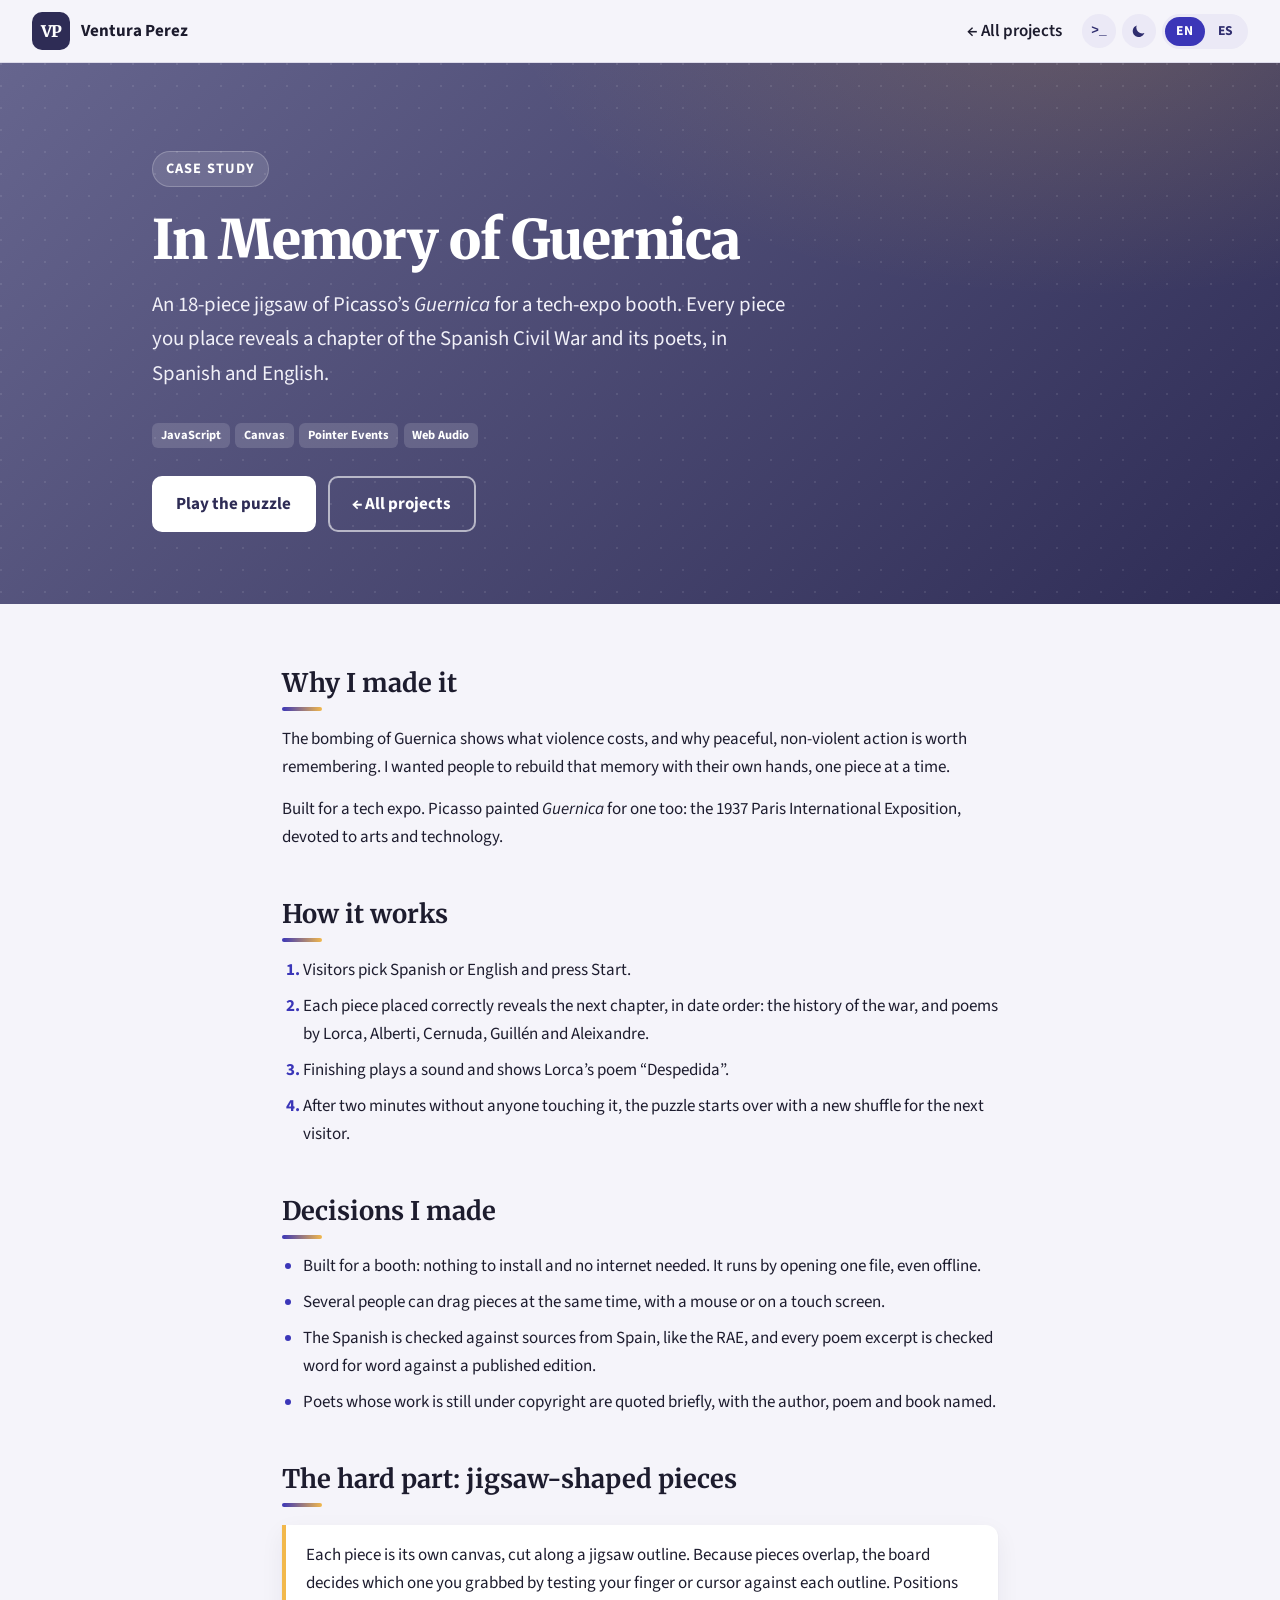
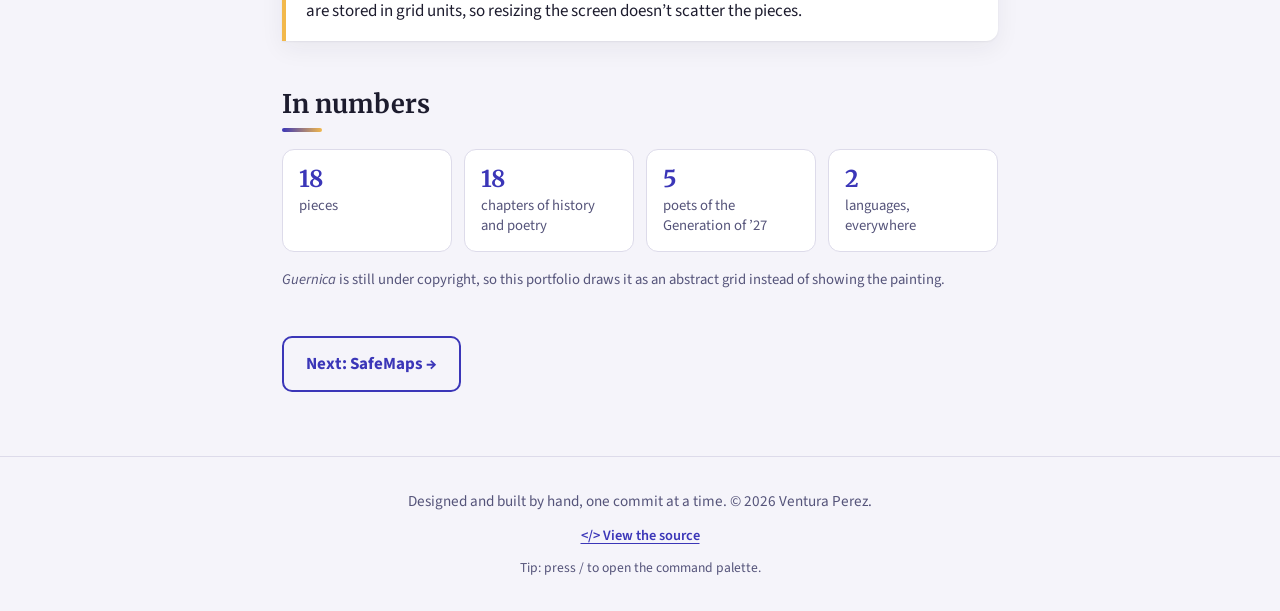
<file: work/guernica.html>
<!DOCTYPE html>
<html lang="en">
<head>
  <meta charset="UTF-8" />
  <meta name="viewport" content="width=device-width, initial-scale=1.0" />
  <title>In Memory of Guernica — Case study — Ventura Perez</title>
  <meta name="description" content="Case study: a bilingual 18-piece jigsaw of Picasso’s Guernica for a tech-expo booth, where every piece unlocks a chapter of the Spanish Civil War." />
  <meta name="theme-color" content="#2e2c55" />

  <link rel="icon" href="../favicon.ico" sizes="any" />
  <link rel="icon" type="image/png" sizes="32x32" href="../favicon-32x32.png" />
  <link rel="icon" type="image/png" sizes="16x16" href="../favicon-16x16.png" />
  <link rel="apple-touch-icon" sizes="180x180" href="../apple-touch-icon.png" />
  <link rel="manifest" href="../site.webmanifest" />

  <link rel="preconnect" href="https://fonts.googleapis.com" />
  <link rel="preconnect" href="https://fonts.gstatic.com" crossorigin />
  <link rel="stylesheet" href="https://fonts.googleapis.com/css2?family=Merriweather:ital,wght@0,700;0,900;1,700&family=Source+Sans+3:ital,wght@0,400;0,600;0,700;1,400&display=swap" />

  <link rel="stylesheet" href="../styles.css" />
  <script>
    // The theme the visitor picked with the moon/sun button, before the first paint
    try {
      var savedTheme = localStorage.getItem('portfolio-theme');
      if (savedTheme === 'dark' || savedTheme === 'light') document.documentElement.dataset.theme = savedTheme;
    } catch (e) { /* storage blocked: follow the system setting */ }
  </script>
  <script src="../script.js" defer></script>
  <script src="strings.js" defer></script>
  <script src="../build.js" defer></script>
  <script src="../features.js" defer></script>
</head>

<body>
  <!-- Generated by tools/build-case-studies.js: edit the text there, in both languages, and run it again. -->
  <a class="skip-link" href="#main" data-i18n="skip">Skip to content</a>

  <nav class="navbar" aria-label="Main">
    <a href="../" class="nav-logo">
      <span class="monogram" aria-hidden="true">VP</span>
      <span class="nav-name">Ventura Perez</span>
    </a>
    <div class="nav-right">
      <div class="nav-links">
        <a class="back-link" href="../#projects" data-i18n="cs.back">← All projects</a>
      </div>
      <div class="nav-tools">
        <button type="button" class="icon-btn palette-btn" data-snippet="palette" data-i18n-label="nav.palette" aria-label="Open the command palette"><span aria-hidden="true">&gt;_</span></button>
        <button type="button" class="icon-btn theme-toggle" data-snippet="theme" data-i18n-label="nav.theme" aria-label="Dark theme" aria-pressed="false">
          <svg class="moon" viewBox="0 0 24 24" aria-hidden="true"><path fill="currentColor" d="M20.6 14.4A8.6 8.6 0 0 1 9.6 3.4a8.6 8.6 0 1 0 11 11z"/></svg>
          <svg class="sun" viewBox="0 0 24 24" aria-hidden="true"><circle cx="12" cy="12" r="4.4" fill="currentColor"/><path stroke="currentColor" stroke-width="2" stroke-linecap="round" d="M12 2.5v2.2M12 19.3v2.2M2.5 12h2.2M19.3 12h2.2M5.3 5.3l1.6 1.6M17.1 17.1l1.6 1.6M5.3 18.7l1.6-1.6M17.1 6.9l1.6-1.6"/></svg>
        </button>
        <div class="lang-toggle" role="group" aria-label="Language / Idioma">
          <button type="button" data-lang="en" data-snippet="lang" aria-pressed="true">EN</button>
          <button type="button" data-lang="es" data-snippet="lang" aria-pressed="false">ES</button>
        </div>
      </div>
    </div>
  </nav>

  <header class="hero case-hero">
    <span class="hero-glow" aria-hidden="true"></span>
    <div class="hero-inner">
      <p class="eyebrow" data-i18n="cs.eyebrow">Case study</p>
      <h1 data-i18n="guernica.title">In Memory of Guernica</h1>
      <p class="lead" data-i18n-html="gu.lead.html">An 18-piece jigsaw of Picasso’s <i>Guernica</i> for a tech-expo booth. Every piece you place reveals a chapter of the Spanish Civil War and its poets, in Spanish and English.</p>
      <ul class="tags">
        <li>JavaScript</li><li>Canvas</li><li>Pointer Events</li><li>Web Audio</li>
      </ul>
      <div class="hero-actions">
        <a href="https://ventupecas.github.io/Guernica/" target="_blank" rel="noopener noreferrer" class="button" data-snippet="guernica" data-i18n="link.puzzle">Play the puzzle</a>
        <a href="../#projects" class="button button-ghost" data-i18n="cs.back">← All projects</a>
      </div>
    </div>
  </header>

  <main id="main">
    <article class="case">
      <section>
        <h2 data-i18n="cs.why">Why I made it</h2>
        <p data-i18n="gu.why">The bombing of Guernica shows what violence costs, and why peaceful, non-violent action is worth remembering. I wanted people to rebuild that memory with their own hands, one piece at a time.</p>
        <p data-i18n-html="guernica.note">Built for a tech expo. Picasso painted <i>Guernica</i> for one too: the 1937 Paris International Exposition, devoted to arts and technology.</p>
      </section>

      <section>
        <h2 data-i18n="cs.how">How it works</h2>
        <ol>
          <li data-i18n="gu.how1">Visitors pick Spanish or English and press Start.</li>
          <li data-i18n="gu.how2">Each piece placed correctly reveals the next chapter, in date order: the history of the war, and poems by Lorca, Alberti, Cernuda, Guillén and Aleixandre.</li>
          <li data-i18n="gu.how3">Finishing plays a sound and shows Lorca’s poem “Despedida”.</li>
          <li data-i18n="gu.how4">After two minutes without anyone touching it, the puzzle starts over with a new shuffle for the next visitor.</li>
        </ol>
      </section>

      <section>
        <h2 data-i18n="cs.decisions">Decisions I made</h2>
        <ul>
          <li data-i18n="gu.dec1">Built for a booth: nothing to install and no internet needed. It runs by opening one file, even offline.</li>
          <li data-i18n="gu.dec2">Several people can drag pieces at the same time, with a mouse or on a touch screen.</li>
          <li data-i18n="gu.dec3">The Spanish is checked against sources from Spain, like the RAE, and every poem excerpt is checked word for word against a published edition.</li>
          <li data-i18n="gu.dec4">Poets whose work is still under copyright are quoted briefly, with the author, poem and book named.</li>
        </ul>
      </section>

      <section>
        <h2 data-i18n="gu.hard">The hard part: jigsaw-shaped pieces</h2>
        <p class="case-callout" data-i18n="gu.hard1">Each piece is its own canvas, cut along a jigsaw outline. Because pieces overlap, the board decides which one you grabbed by testing your finger or cursor against each outline. Positions are stored in grid units, so resizing the screen doesn’t scatter the pieces.</p>
      </section>

      <section>
        <h2 data-i18n="cs.numbers">In numbers</h2>
        <ul class="case-results">
          <li><b>18</b><span data-i18n="gu.r1">pieces</span></li>
          <li><b>18</b><span data-i18n="gu.r2">chapters of history and poetry</span></li>
          <li><b>5</b><span data-i18n="gu.r3">poets of the Generation of ’27</span></li>
          <li><b>2</b><span data-i18n="gu.r4">languages, everywhere</span></li>
        </ul>
        <p class="case-note" data-i18n-html="gu.note.html"><i>Guernica</i> is still under copyright, so this portfolio draws it as an abstract grid instead of showing the painting.</p>
      </section>

      <div class="case-next">
        <a class="button button-outline" href="safemaps.html"><span data-i18n="cs.next">Next:</span> SafeMaps →</a>
      </div>
    </article>
  </main>

  <footer class="footer">
    <p><span data-i18n="footer.text">Designed and built by hand, one commit at a time.</span> &copy; 2026 Ventura Perez.</p>
    <p class="footer-tools">
      <button type="button" class="rebuild view-source-btn" data-snippet="source" data-i18n="footer.source" aria-pressed="false" hidden>&lt;/&gt; View the source</button>
    </p>
    <p class="footer-hint" data-i18n="footer.hint" hidden>Tip: press / to open the command palette.</p>
  </footer>
</body>
</html>
</file>
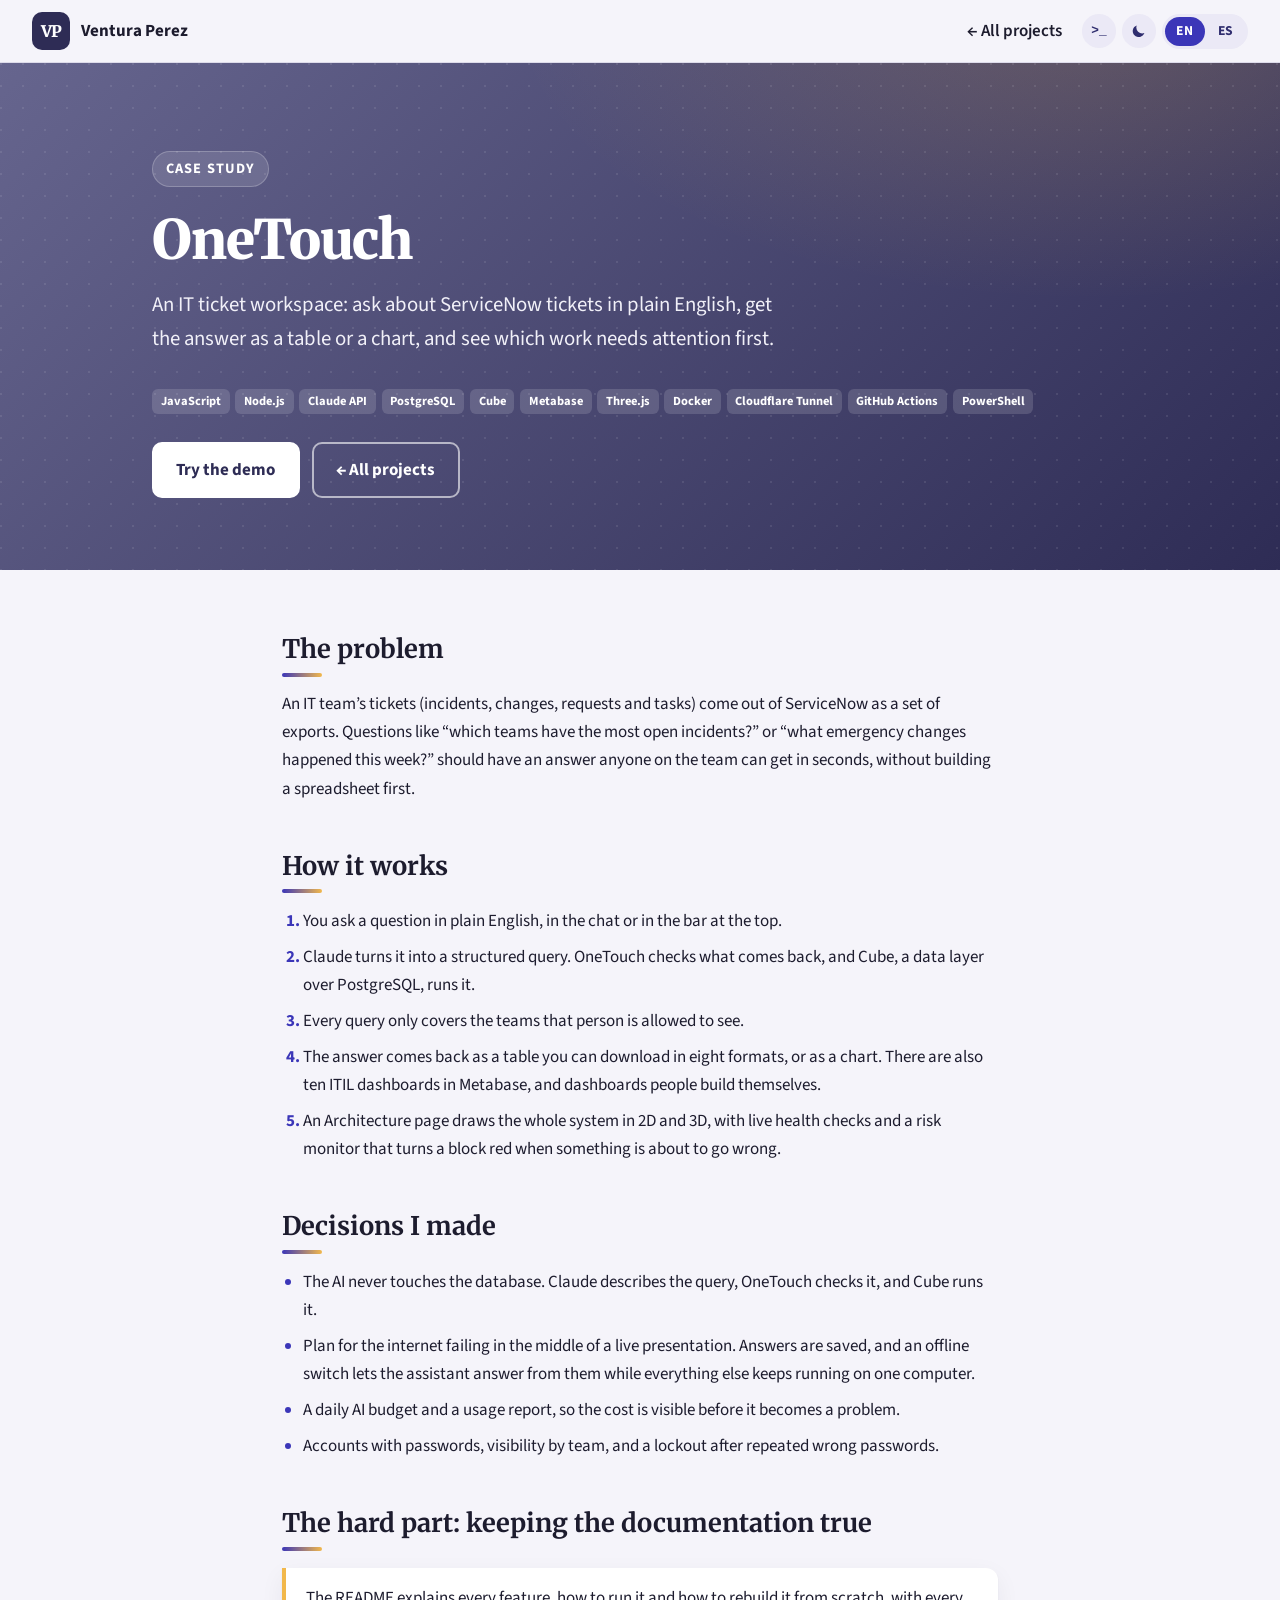
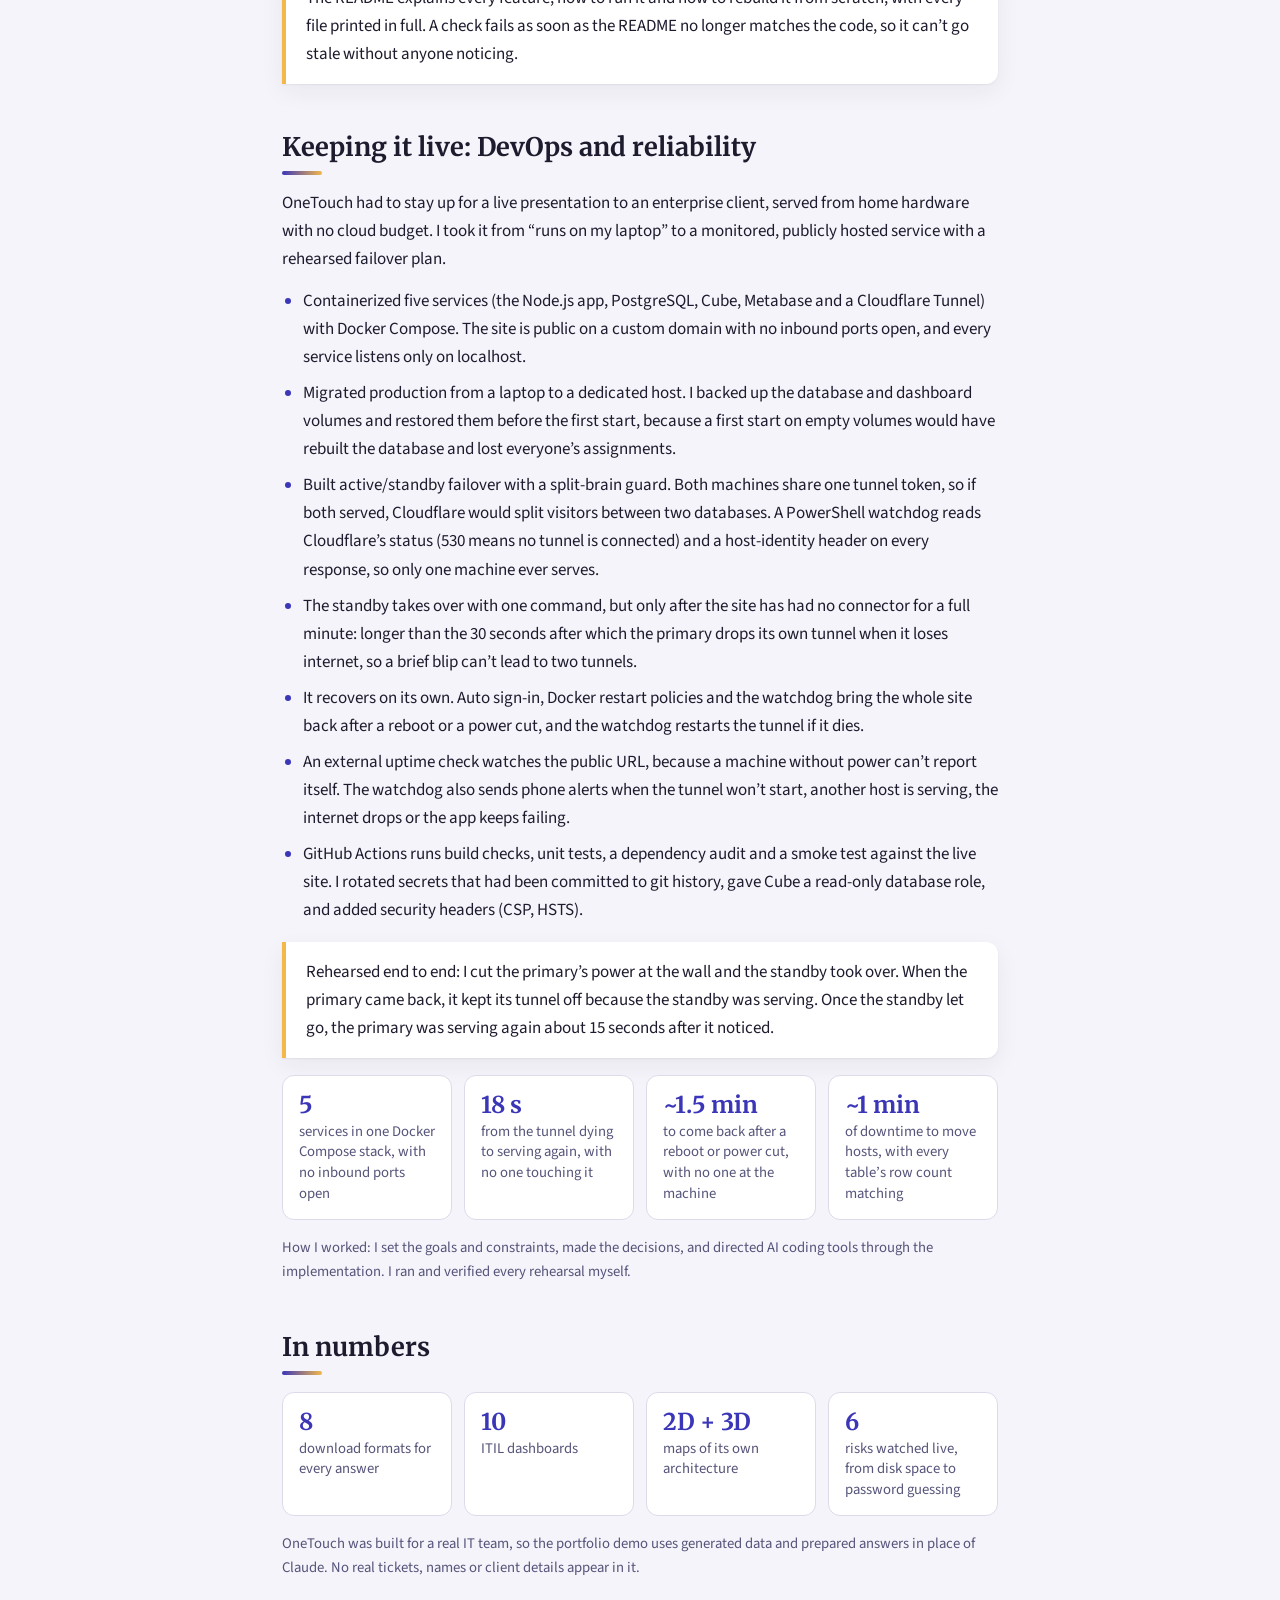
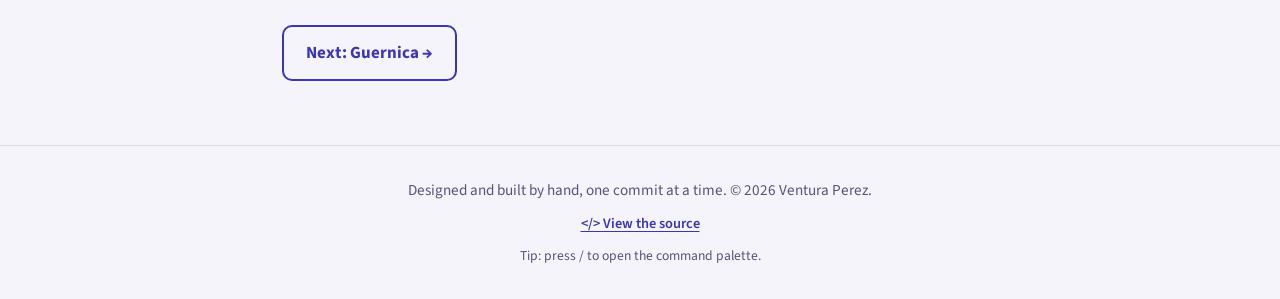
<file: work/onetouch.html>
<!DOCTYPE html>
<html lang="en">
<head>
  <meta charset="UTF-8" />
  <meta name="viewport" content="width=device-width, initial-scale=1.0" />
  <title>OneTouch — Case study — Ventura Perez</title>
  <meta name="description" content="Case study: OneTouch, an IT ticket workspace where you ask questions in plain English, build dashboards and see which work needs attention first, and how I kept it live with Docker, a guarded failover and monitoring." />
  <meta name="theme-color" content="#2e2c55" />

  <link rel="icon" href="../favicon.ico" sizes="any" />
  <link rel="icon" type="image/png" sizes="32x32" href="../favicon-32x32.png" />
  <link rel="icon" type="image/png" sizes="16x16" href="../favicon-16x16.png" />
  <link rel="apple-touch-icon" sizes="180x180" href="../apple-touch-icon.png" />
  <link rel="manifest" href="../site.webmanifest" />

  <link rel="preconnect" href="https://fonts.googleapis.com" />
  <link rel="preconnect" href="https://fonts.gstatic.com" crossorigin />
  <link rel="stylesheet" href="https://fonts.googleapis.com/css2?family=Merriweather:ital,wght@0,700;0,900;1,700&family=Source+Sans+3:ital,wght@0,400;0,600;0,700;1,400&display=swap" />

  <link rel="stylesheet" href="../styles.css" />
  <script>
    // The theme the visitor picked with the moon/sun button, before the first paint
    try {
      var savedTheme = localStorage.getItem('portfolio-theme');
      if (savedTheme === 'dark' || savedTheme === 'light') document.documentElement.dataset.theme = savedTheme;
    } catch (e) { /* storage blocked: follow the system setting */ }
  </script>
  <script src="../script.js" defer></script>
  <script src="strings.js" defer></script>
  <script src="../build.js" defer></script>
  <script src="../features.js" defer></script>
</head>

<body>
  <!-- Generated by tools/build-case-studies.js: edit the text there, in both languages, and run it again. -->
  <a class="skip-link" href="#main" data-i18n="skip">Skip to content</a>

  <nav class="navbar" aria-label="Main">
    <a href="../" class="nav-logo">
      <span class="monogram" aria-hidden="true">VP</span>
      <span class="nav-name">Ventura Perez</span>
    </a>
    <div class="nav-right">
      <div class="nav-links">
        <a class="back-link" href="../#projects" data-i18n="cs.back">← All projects</a>
      </div>
      <div class="nav-tools">
        <button type="button" class="icon-btn palette-btn" data-snippet="palette" data-i18n-label="nav.palette" aria-label="Open the command palette"><span aria-hidden="true">&gt;_</span></button>
        <button type="button" class="icon-btn theme-toggle" data-snippet="theme" data-i18n-label="nav.theme" aria-label="Dark theme" aria-pressed="false">
          <svg class="moon" viewBox="0 0 24 24" aria-hidden="true"><path fill="currentColor" d="M20.6 14.4A8.6 8.6 0 0 1 9.6 3.4a8.6 8.6 0 1 0 11 11z"/></svg>
          <svg class="sun" viewBox="0 0 24 24" aria-hidden="true"><circle cx="12" cy="12" r="4.4" fill="currentColor"/><path stroke="currentColor" stroke-width="2" stroke-linecap="round" d="M12 2.5v2.2M12 19.3v2.2M2.5 12h2.2M19.3 12h2.2M5.3 5.3l1.6 1.6M17.1 17.1l1.6 1.6M5.3 18.7l1.6-1.6M17.1 6.9l1.6-1.6"/></svg>
        </button>
        <div class="lang-toggle" role="group" aria-label="Language / Idioma">
          <button type="button" data-lang="en" data-snippet="lang" aria-pressed="true">EN</button>
          <button type="button" data-lang="es" data-snippet="lang" aria-pressed="false">ES</button>
        </div>
      </div>
    </div>
  </nav>

  <header class="hero case-hero">
    <span class="hero-glow" aria-hidden="true"></span>
    <div class="hero-inner">
      <p class="eyebrow" data-i18n="cs.eyebrow">Case study</p>
      <h1>OneTouch</h1>
      <p class="lead" data-i18n="ot.lead">An IT ticket workspace: ask about ServiceNow tickets in plain English, get the answer as a table or a chart, and see which work needs attention first.</p>
      <ul class="tags">
        <li>JavaScript</li><li>Node.js</li><li>Claude API</li><li>PostgreSQL</li><li>Cube</li><li>Metabase</li><li>Three.js</li><li>Docker</li><li>Cloudflare Tunnel</li><li>GitHub Actions</li><li>PowerShell</li>
      </ul>
      <div class="hero-actions">
        <a href="../onetouch/" target="_blank" rel="noopener noreferrer" class="button" data-snippet="onetouch" data-i18n="link.demo">Try the demo</a>
        <a href="../#projects" class="button button-ghost" data-i18n="cs.back">← All projects</a>
      </div>
    </div>
  </header>

  <main id="main">
    <article class="case">
      <section>
        <h2 data-i18n="cs.problem">The problem</h2>
        <p data-i18n="ot.problem">An IT team’s tickets (incidents, changes, requests and tasks) come out of ServiceNow as a set of exports. Questions like “which teams have the most open incidents?” or “what emergency changes happened this week?” should have an answer anyone on the team can get in seconds, without building a spreadsheet first.</p>
      </section>

      <section>
        <h2 data-i18n="cs.how">How it works</h2>
        <ol>
          <li data-i18n="ot.how1">You ask a question in plain English, in the chat or in the bar at the top.</li>
          <li data-i18n="ot.how2">Claude turns it into a structured query. OneTouch checks what comes back, and Cube, a data layer over PostgreSQL, runs it.</li>
          <li data-i18n="ot.how3">Every query only covers the teams that person is allowed to see.</li>
          <li data-i18n="ot.how4">The answer comes back as a table you can download in eight formats, or as a chart. There are also ten ITIL dashboards in Metabase, and dashboards people build themselves.</li>
          <li data-i18n="ot.how5">An Architecture page draws the whole system in 2D and 3D, with live health checks and a risk monitor that turns a block red when something is about to go wrong.</li>
        </ol>
      </section>

      <section>
        <h2 data-i18n="cs.decisions">Decisions I made</h2>
        <ul>
          <li data-i18n="ot.dec1">The AI never touches the database. Claude describes the query, OneTouch checks it, and Cube runs it.</li>
          <li data-i18n="ot.dec2">Plan for the internet failing in the middle of a live presentation. Answers are saved, and an offline switch lets the assistant answer from them while everything else keeps running on one computer.</li>
          <li data-i18n="ot.dec3">A daily AI budget and a usage report, so the cost is visible before it becomes a problem.</li>
          <li data-i18n="ot.dec4">Accounts with passwords, visibility by team, and a lockout after repeated wrong passwords.</li>
        </ul>
      </section>

      <section>
        <h2 data-i18n="ot.hard">The hard part: keeping the documentation true</h2>
        <p class="case-callout" data-i18n="ot.hard1">The README explains every feature, how to run it and how to rebuild it from scratch, with every file printed in full. A check fails as soon as the README no longer matches the code, so it can’t go stale without anyone noticing.</p>
      </section>

      <section id="ops">
        <h2 data-i18n="ot.ops">Keeping it live: DevOps and reliability</h2>
        <p data-i18n="ot.ops.intro">OneTouch had to stay up for a live presentation to an enterprise client, served from home hardware with no cloud budget. I took it from “runs on my laptop” to a monitored, publicly hosted service with a rehearsed failover plan.</p>
        <ul>
          <li data-i18n="ot.ops1">Containerized five services (the Node.js app, PostgreSQL, Cube, Metabase and a Cloudflare Tunnel) with Docker Compose. The site is public on a custom domain with no inbound ports open, and every service listens only on localhost.</li>
          <li data-i18n="ot.ops2">Migrated production from a laptop to a dedicated host. I backed up the database and dashboard volumes and restored them before the first start, because a first start on empty volumes would have rebuilt the database and lost everyone’s assignments.</li>
          <li data-i18n="ot.ops3">Built active/standby failover with a split-brain guard. Both machines share one tunnel token, so if both served, Cloudflare would split visitors between two databases. A PowerShell watchdog reads Cloudflare’s status (530 means no tunnel is connected) and a host-identity header on every response, so only one machine ever serves.</li>
          <li data-i18n="ot.ops4">The standby takes over with one command, but only after the site has had no connector for a full minute: longer than the 30 seconds after which the primary drops its own tunnel when it loses internet, so a brief blip can’t lead to two tunnels.</li>
          <li data-i18n="ot.ops5">It recovers on its own. Auto sign-in, Docker restart policies and the watchdog bring the whole site back after a reboot or a power cut, and the watchdog restarts the tunnel if it dies.</li>
          <li data-i18n="ot.ops6">An external uptime check watches the public URL, because a machine without power can’t report itself. The watchdog also sends phone alerts when the tunnel won’t start, another host is serving, the internet drops or the app keeps failing.</li>
          <li data-i18n="ot.ops7">GitHub Actions runs build checks, unit tests, a dependency audit and a smoke test against the live site. I rotated secrets that had been committed to git history, gave Cube a read-only database role, and added security headers (CSP, HSTS).</li>
        </ul>
        <p class="case-callout" data-i18n="ot.ops.drill">Rehearsed end to end: I cut the primary’s power at the wall and the standby took over. When the primary came back, it kept its tunnel off because the standby was serving. Once the standby let go, the primary was serving again about 15 seconds after it noticed.</p>
        <ul class="case-results">
          <li><b>5</b><span data-i18n="ot.ops.r1">services in one Docker Compose stack, with no inbound ports open</span></li>
          <li><b>18 s</b><span data-i18n="ot.ops.r2">from the tunnel dying to serving again, with no one touching it</span></li>
          <li><b data-i18n="ot.ops.r3.n">~1.5 min</b><span data-i18n="ot.ops.r3">to come back after a reboot or power cut, with no one at the machine</span></li>
          <li><b>~1 min</b><span data-i18n="ot.ops.r4">of downtime to move hosts, with every table’s row count matching</span></li>
        </ul>
        <p class="case-note" data-i18n="ot.ops.ai">How I worked: I set the goals and constraints, made the decisions, and directed AI coding tools through the implementation. I ran and verified every rehearsal myself.</p>
      </section>

      <section>
        <h2 data-i18n="cs.numbers">In numbers</h2>
        <ul class="case-results">
          <li><b>8</b><span data-i18n="ot.r1">download formats for every answer</span></li>
          <li><b>10</b><span data-i18n="ot.r2">ITIL dashboards</span></li>
          <li><b>2D + 3D</b><span data-i18n="ot.r3">maps of its own architecture</span></li>
          <li><b>6</b><span data-i18n="ot.r4">risks watched live, from disk space to password guessing</span></li>
        </ul>
        <p class="case-note" data-i18n="ot.note1">OneTouch was built for a real IT team, so the portfolio demo uses generated data and prepared answers in place of Claude. No real tickets, names or client details appear in it.</p>
      </section>

      <div class="case-next">
        <a class="button button-outline" href="guernica.html"><span data-i18n="cs.next">Next:</span> Guernica →</a>
      </div>
    </article>
  </main>

  <footer class="footer">
    <p><span data-i18n="footer.text">Designed and built by hand, one commit at a time.</span> &copy; 2026 Ventura Perez.</p>
    <p class="footer-tools">
      <button type="button" class="rebuild view-source-btn" data-snippet="source" data-i18n="footer.source" aria-pressed="false" hidden>&lt;/&gt; View the source</button>
    </p>
    <p class="footer-hint" data-i18n="footer.hint" hidden>Tip: press / to open the command palette.</p>
  </footer>
</body>
</html>
</file>
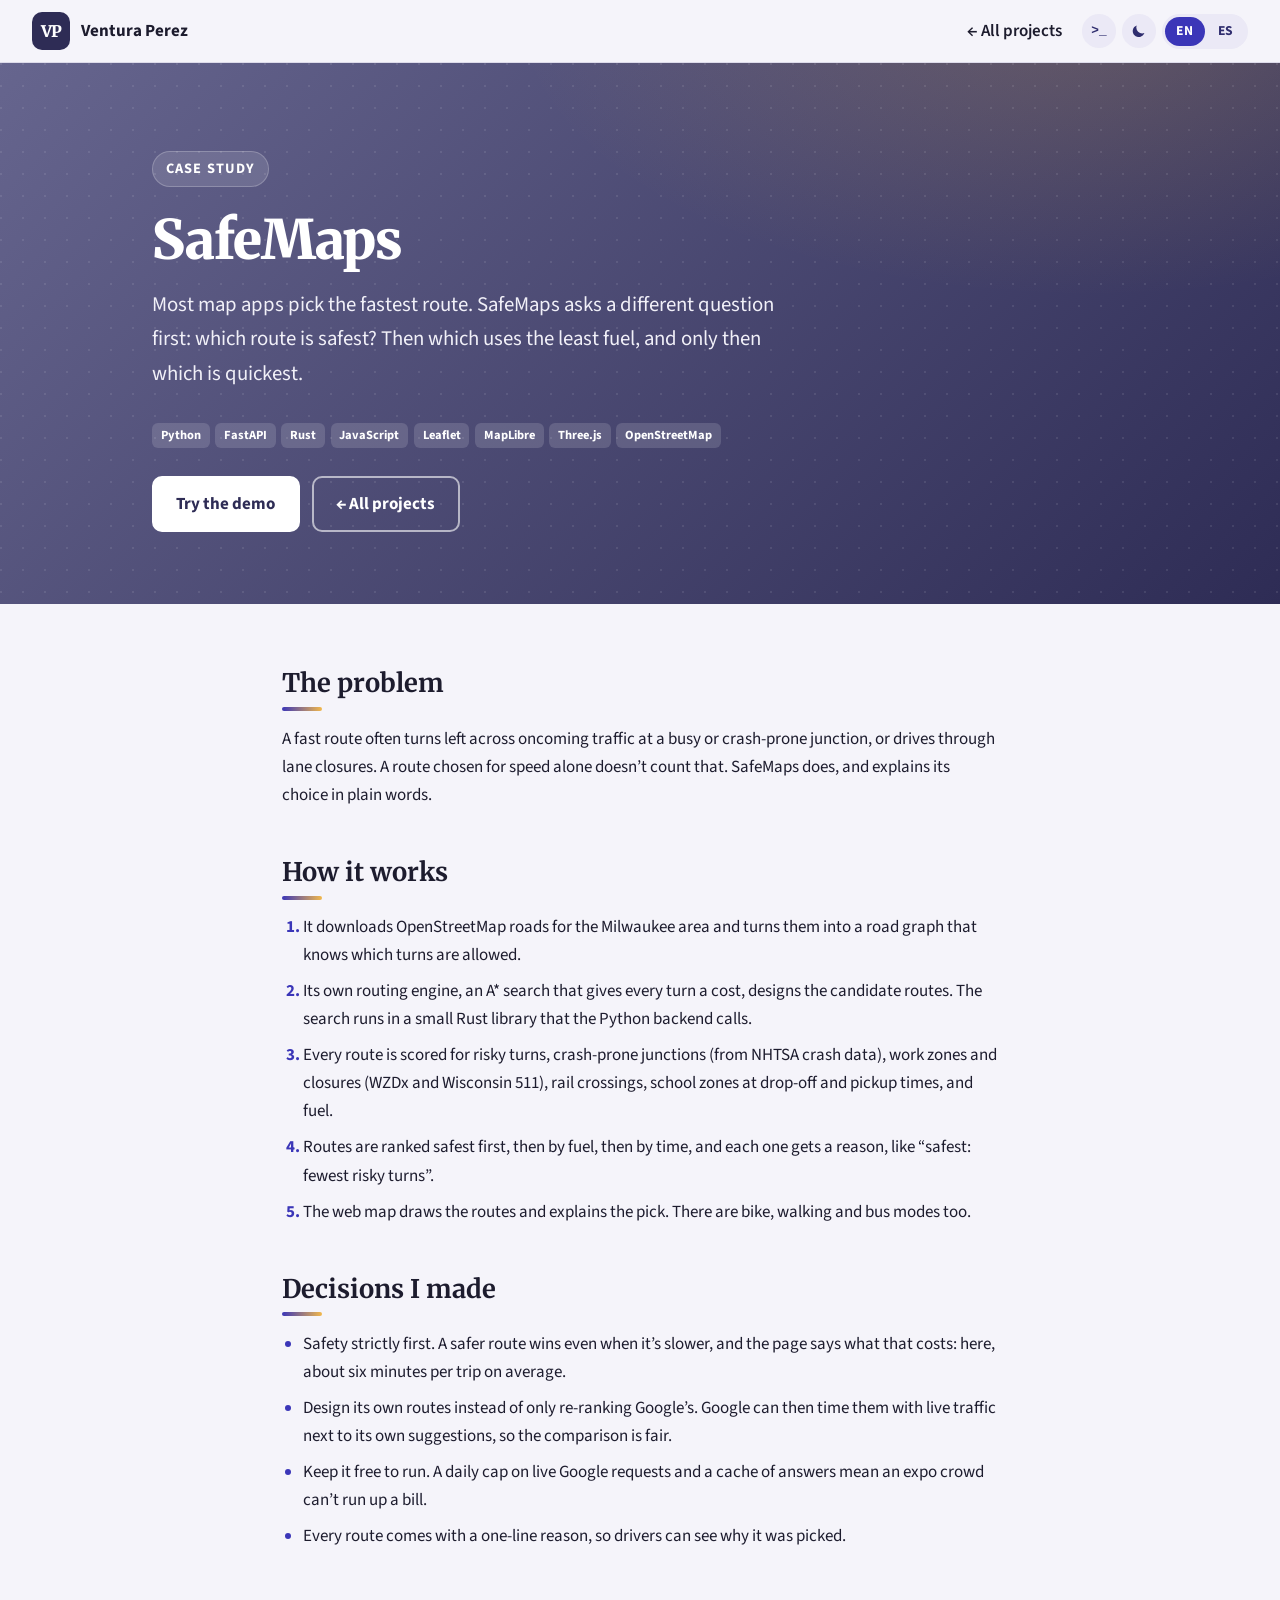
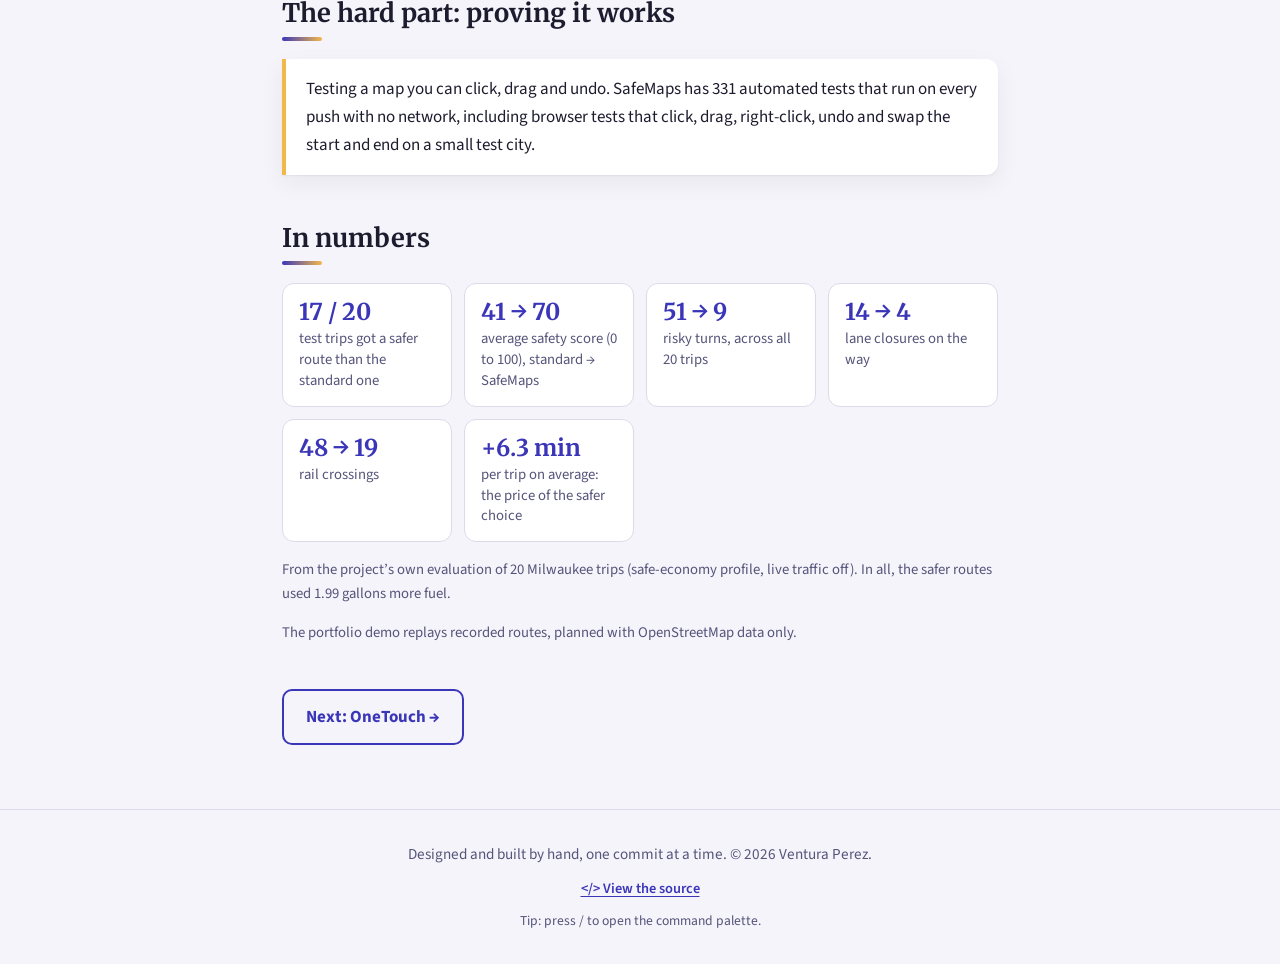
<file: work/safemaps.html>
<!DOCTYPE html>
<html lang="en">
<head>
  <meta charset="UTF-8" />
  <meta name="viewport" content="width=device-width, initial-scale=1.0" />
  <title>SafeMaps — Case study — Ventura Perez</title>
  <meta name="description" content="Case study: SafeMaps, a route planner that picks the safest route first, then the one that saves fuel, then the quickest." />
  <meta name="theme-color" content="#2e2c55" />

  <link rel="icon" href="../favicon.ico" sizes="any" />
  <link rel="icon" type="image/png" sizes="32x32" href="../favicon-32x32.png" />
  <link rel="icon" type="image/png" sizes="16x16" href="../favicon-16x16.png" />
  <link rel="apple-touch-icon" sizes="180x180" href="../apple-touch-icon.png" />
  <link rel="manifest" href="../site.webmanifest" />

  <link rel="preconnect" href="https://fonts.googleapis.com" />
  <link rel="preconnect" href="https://fonts.gstatic.com" crossorigin />
  <link rel="stylesheet" href="https://fonts.googleapis.com/css2?family=Merriweather:ital,wght@0,700;0,900;1,700&family=Source+Sans+3:ital,wght@0,400;0,600;0,700;1,400&display=swap" />

  <link rel="stylesheet" href="../styles.css" />
  <script>
    // The theme the visitor picked with the moon/sun button, before the first paint
    try {
      var savedTheme = localStorage.getItem('portfolio-theme');
      if (savedTheme === 'dark' || savedTheme === 'light') document.documentElement.dataset.theme = savedTheme;
    } catch (e) { /* storage blocked: follow the system setting */ }
  </script>
  <script src="../script.js" defer></script>
  <script src="strings.js" defer></script>
  <script src="../build.js" defer></script>
  <script src="../features.js" defer></script>
</head>

<body>
  <!-- Generated by tools/build-case-studies.js: edit the text there, in both languages, and run it again. -->
  <a class="skip-link" href="#main" data-i18n="skip">Skip to content</a>

  <nav class="navbar" aria-label="Main">
    <a href="../" class="nav-logo">
      <span class="monogram" aria-hidden="true">VP</span>
      <span class="nav-name">Ventura Perez</span>
    </a>
    <div class="nav-right">
      <div class="nav-links">
        <a class="back-link" href="../#projects" data-i18n="cs.back">← All projects</a>
      </div>
      <div class="nav-tools">
        <button type="button" class="icon-btn palette-btn" data-snippet="palette" data-i18n-label="nav.palette" aria-label="Open the command palette"><span aria-hidden="true">&gt;_</span></button>
        <button type="button" class="icon-btn theme-toggle" data-snippet="theme" data-i18n-label="nav.theme" aria-label="Dark theme" aria-pressed="false">
          <svg class="moon" viewBox="0 0 24 24" aria-hidden="true"><path fill="currentColor" d="M20.6 14.4A8.6 8.6 0 0 1 9.6 3.4a8.6 8.6 0 1 0 11 11z"/></svg>
          <svg class="sun" viewBox="0 0 24 24" aria-hidden="true"><circle cx="12" cy="12" r="4.4" fill="currentColor"/><path stroke="currentColor" stroke-width="2" stroke-linecap="round" d="M12 2.5v2.2M12 19.3v2.2M2.5 12h2.2M19.3 12h2.2M5.3 5.3l1.6 1.6M17.1 17.1l1.6 1.6M5.3 18.7l1.6-1.6M17.1 6.9l1.6-1.6"/></svg>
        </button>
        <div class="lang-toggle" role="group" aria-label="Language / Idioma">
          <button type="button" data-lang="en" data-snippet="lang" aria-pressed="true">EN</button>
          <button type="button" data-lang="es" data-snippet="lang" aria-pressed="false">ES</button>
        </div>
      </div>
    </div>
  </nav>

  <header class="hero case-hero">
    <span class="hero-glow" aria-hidden="true"></span>
    <div class="hero-inner">
      <p class="eyebrow" data-i18n="cs.eyebrow">Case study</p>
      <h1>SafeMaps</h1>
      <p class="lead" data-i18n="sm.lead">Most map apps pick the fastest route. SafeMaps asks a different question first: which route is safest? Then which uses the least fuel, and only then which is quickest.</p>
      <ul class="tags">
        <li>Python</li><li>FastAPI</li><li>Rust</li><li>JavaScript</li><li>Leaflet</li><li>MapLibre</li><li>Three.js</li><li>OpenStreetMap</li>
      </ul>
      <div class="hero-actions">
        <a href="../safemaps/" target="_blank" rel="noopener noreferrer" class="button" data-snippet="safemaps" data-i18n="link.demo">Try the demo</a>
        <a href="../#projects" class="button button-ghost" data-i18n="cs.back">← All projects</a>
      </div>
    </div>
  </header>

  <main id="main">
    <article class="case">
      <section>
        <h2 data-i18n="cs.problem">The problem</h2>
        <p data-i18n="sm.problem">A fast route often turns left across oncoming traffic at a busy or crash-prone junction, or drives through lane closures. A route chosen for speed alone doesn’t count that. SafeMaps does, and explains its choice in plain words.</p>
      </section>

      <section>
        <h2 data-i18n="cs.how">How it works</h2>
        <ol>
          <li data-i18n="sm.how1">It downloads OpenStreetMap roads for the Milwaukee area and turns them into a road graph that knows which turns are allowed.</li>
          <li data-i18n="sm.how2">Its own routing engine, an A* search that gives every turn a cost, designs the candidate routes. The search runs in a small Rust library that the Python backend calls.</li>
          <li data-i18n="sm.how3">Every route is scored for risky turns, crash-prone junctions (from NHTSA crash data), work zones and closures (WZDx and Wisconsin 511), rail crossings, school zones at drop-off and pickup times, and fuel.</li>
          <li data-i18n="sm.how4">Routes are ranked safest first, then by fuel, then by time, and each one gets a reason, like “safest: fewest risky turns”.</li>
          <li data-i18n="sm.how5">The web map draws the routes and explains the pick. There are bike, walking and bus modes too.</li>
        </ol>
      </section>

      <section>
        <h2 data-i18n="cs.decisions">Decisions I made</h2>
        <ul>
          <li data-i18n="sm.dec1">Safety strictly first. A safer route wins even when it’s slower, and the page says what that costs: here, about six minutes per trip on average.</li>
          <li data-i18n="sm.dec2">Design its own routes instead of only re-ranking Google’s. Google can then time them with live traffic next to its own suggestions, so the comparison is fair.</li>
          <li data-i18n="sm.dec3">Keep it free to run. A daily cap on live Google requests and a cache of answers mean an expo crowd can’t run up a bill.</li>
          <li data-i18n="sm.dec4">Every route comes with a one-line reason, so drivers can see why it was picked.</li>
        </ul>
      </section>

      <section>
        <h2 data-i18n="sm.hard">The hard part: proving it works</h2>
        <p class="case-callout" data-i18n="sm.hard1">Testing a map you can click, drag and undo. SafeMaps has 331 automated tests that run on every push with no network, including browser tests that click, drag, right-click, undo and swap the start and end on a small test city.</p>
      </section>

      <section>
        <h2 data-i18n="cs.numbers">In numbers</h2>
        <ul class="case-results">
          <li><b>17 / 20</b><span data-i18n="sm.r1">test trips got a safer route than the standard one</span></li>
          <li><b>41 → 70</b><span data-i18n="sm.r2">average safety score (0 to 100), standard → SafeMaps</span></li>
          <li><b>51 → 9</b><span data-i18n="sm.r3">risky turns, across all 20 trips</span></li>
          <li><b>14 → 4</b><span data-i18n="sm.r4">lane closures on the way</span></li>
          <li><b>48 → 19</b><span data-i18n="sm.r5">rail crossings</span></li>
          <li><b data-i18n="sm.r6.n">+6.3 min</b><span data-i18n="sm.r6">per trip on average: the price of the safer choice</span></li>
        </ul>
        <p class="case-note" data-i18n="sm.note1">From the project’s own evaluation of 20 Milwaukee trips (safe-economy profile, live traffic off). In all, the safer routes used 1.99 gallons more fuel.</p>
        <p class="case-note" data-i18n="sm.note2">The portfolio demo replays recorded routes, planned with OpenStreetMap data only.</p>
      </section>

      <div class="case-next">
        <a class="button button-outline" href="onetouch.html"><span data-i18n="cs.next">Next:</span> OneTouch →</a>
      </div>
    </article>
  </main>

  <footer class="footer">
    <p><span data-i18n="footer.text">Designed and built by hand, one commit at a time.</span> &copy; 2026 Ventura Perez.</p>
    <p class="footer-tools">
      <button type="button" class="rebuild view-source-btn" data-snippet="source" data-i18n="footer.source" aria-pressed="false" hidden>&lt;/&gt; View the source</button>
    </p>
    <p class="footer-hint" data-i18n="footer.hint" hidden>Tip: press / to open the command palette.</p>
  </footer>
</body>
</html>
</file>
<file: styles.css>
/*
  Portfolio styles.
  Colors and fonts live under :root, so the whole look can be changed there.
  Every text color below passes WCAG AA contrast (4.5:1) on its background, in both themes.
  The dark theme follows the visitor's system setting unless they pick one with the
  moon/sun button (data-theme on <html>, remembered in localStorage).
*/

:root {
  /* Page */
  --color-bg:        #f5f4fa;   /* soft lavender paper */
  --color-surface:   #ffffff;   /* cards */
  --color-text:      #1d1c2e;   /* main text (about 16:1 on the page) */
  --color-muted:     #55547a;   /* secondary text (about 6.5:1) */
  --color-line:      #dddbea;   /* borders */

  /* Brand */
  --color-accent:    #3b36b8;   /* links and buttons (about 7.9:1) */
  --color-accent-dk: #2c2891;   /* button hover */
  --color-hero-1:    #66658e;   /* hero gradient: the original site color */
  --color-hero-2:    #2e2c55;
  --color-spark:     #f2b84b;   /* warm highlight, used on the dark hero only */

  /* Tags and pills */
  --color-pill:      #ebe9f6;
  --color-pill-text: #2f2d6e;

  /* Theme helpers */
  --color-on-accent: #ffffff;   /* text on accent buttons */
  --color-monogram:  #2e2c55;
  --nav-bg:          rgba(245, 244, 250, .88);
  --raw-text:        #000000;   /* the browser-default look while the page builds */
  --raw-link:        #0000ee;

  /* The SafeMaps mini map */
  --map-water:       #cfe0f3;
  --map-merge:       #d97706;
  --map-street:      #dcdae9;
  --map-standard:    #8a89a6;
  --map-risk:        #c43535;

  --font-head: 'Merriweather', Georgia, 'Times New Roman', serif;
  --font-body: 'Source Sans 3', 'Segoe UI', system-ui, -apple-system, sans-serif;
  --font-code: ui-monospace, 'Cascadia Code', 'SF Mono', Menlo, Consolas, monospace;

  /* Code panels (the build editor and the button peeks); text about 14:1 on --code-bg */
  --code-bg:      #16152a;
  --code-bar:     #0f0e1e;
  --code-line:    #2b2a48;
  --code-text:    #e6e4f5;
  --code-muted:   #9896bd;   /* comments and line numbers (about 6.3:1) */

  --max-width: 1040px;
  --radius: 14px;
  --shadow: 0 1px 2px rgba(29, 28, 46, .06), 0 8px 24px rgba(29, 28, 46, .06);
  --shadow-lift: 0 2px 4px rgba(29, 28, 46, .08), 0 18px 40px rgba(46, 44, 85, .16);
  color-scheme: light;
}

/* Dark theme: the system setting, unless the visitor chose light */
@media (prefers-color-scheme: dark) {
  :root:not([data-theme="light"]) {
    --color-bg: #121120; --color-surface: #1c1b2f; --color-text: #ecebf7; --color-muted: #aeadcc;
    --color-line: #302f4c; --color-accent: #aaa6ff; --color-accent-dk: #cac7ff;
    --color-hero-1: #4f4e78; --color-hero-2: #232145;
    --color-pill: #282748; --color-pill-text: #d6d4ff;
    --color-on-accent: #121120; --color-monogram: #3b36b8; --nav-bg: rgba(18, 17, 32, .86);
    --raw-text: #ececec; --raw-link: #9db0ff;
    --map-street: #2c2b45; --map-standard: #8f8eae; --map-risk: #ff6b6b; --map-water: #1d3150; --map-merge: #f59e0b;
    --shadow: 0 1px 2px rgba(0, 0, 0, .3), 0 8px 24px rgba(0, 0, 0, .25);
    --shadow-lift: 0 2px 4px rgba(0, 0, 0, .35), 0 18px 40px rgba(0, 0, 0, .45);
    color-scheme: dark;
  }
}
:root[data-theme="dark"] {
  --color-bg: #121120; --color-surface: #1c1b2f; --color-text: #ecebf7; --color-muted: #aeadcc;
  --color-line: #302f4c; --color-accent: #aaa6ff; --color-accent-dk: #cac7ff;
  --color-hero-1: #4f4e78; --color-hero-2: #232145;
  --color-pill: #282748; --color-pill-text: #d6d4ff;
  --color-on-accent: #121120; --color-monogram: #3b36b8; --nav-bg: rgba(18, 17, 32, .86);
  --raw-text: #ececec; --raw-link: #9db0ff;
  --map-street: #2c2b45; --map-standard: #8f8eae; --map-risk: #ff6b6b; --map-water: #1d3150; --map-merge: #f59e0b;
  --shadow: 0 1px 2px rgba(0, 0, 0, .3), 0 8px 24px rgba(0, 0, 0, .25);
  --shadow-lift: 0 2px 4px rgba(0, 0, 0, .35), 0 18px 40px rgba(0, 0, 0, .45);
  color-scheme: dark;
}

/* -------- Base -------- */
*, *::before, *::after { margin: 0; padding: 0; box-sizing: border-box; }

html { scroll-behavior: smooth; scroll-padding-top: 5rem; }

body {
  font-family: var(--font-body);
  font-size: 1.0625rem;
  color: var(--color-text);
  background-color: var(--color-bg);
  line-height: 1.65;
  -webkit-font-smoothing: antialiased;
}

h1, h2, h3 { font-family: var(--font-head); line-height: 1.2; }

img { display: block; max-width: 100%; height: auto; }

a { color: var(--color-accent); text-decoration-thickness: 2px; text-underline-offset: 3px; }
a:hover { color: var(--color-accent-dk); }

:focus-visible { outline: 3px solid var(--color-accent); outline-offset: 3px; border-radius: 4px; }

.skip-link {
  position: absolute; left: 1rem; top: -3rem;
  background: var(--color-accent); color: var(--color-on-accent);
  padding: .5rem 1rem; border-radius: 8px; z-index: 100;
}
.skip-link:focus { top: 1rem; color: var(--color-on-accent); }

/* -------- Navigation -------- */
.navbar {
  position: sticky; top: 0; z-index: 50;
  display: flex; justify-content: space-between; align-items: center; gap: 1rem;
  padding: .75rem clamp(1rem, 4vw, 2rem);
  background: var(--nav-bg);
  -webkit-backdrop-filter: blur(10px);
  backdrop-filter: blur(10px);
  border-bottom: 1px solid var(--color-line);
}

.nav-logo {
  display: inline-flex; align-items: center; gap: .65rem;
  color: var(--color-text); text-decoration: none; font-weight: 700;
}
.nav-logo:hover { color: var(--color-text); }

.monogram {
  display: inline-grid; place-items: center;
  width: 2.4rem; height: 2.4rem; border-radius: 10px;
  background: var(--color-monogram); color: #fff;
  font-family: var(--font-head); font-weight: 900; font-size: 1rem; letter-spacing: -.02em;
  transition: transform .25s ease, background .25s ease;
}
.nav-logo:hover .monogram { transform: rotate(-6deg); background: #3b36b8; }
.monogram.is-spinning { animation: monogram-spin .7s cubic-bezier(.3, 1.4, .5, 1); }
@keyframes monogram-spin { from { transform: rotate(0); } to { transform: rotate(360deg); } }

.nav-right { display: flex; align-items: center; gap: 1.25rem; }

.nav-links { display: flex; gap: 1.25rem; }
.nav-links a { color: var(--color-text); text-decoration: none; font-weight: 600; white-space: nowrap; }
.nav-links a:hover { color: var(--color-accent); text-decoration: underline; }

.lang-toggle {
  display: inline-flex; padding: 3px; gap: 2px;
  background: var(--color-pill); border-radius: 999px;
}
.lang-toggle button {
  font: inherit; font-size: .85rem; font-weight: 700; letter-spacing: .04em;
  border: 0; border-radius: 999px; padding: .2rem .7rem; cursor: pointer;
  background: transparent; color: var(--color-pill-text);
}
.lang-toggle button[aria-pressed="true"] { background: var(--color-accent); color: var(--color-on-accent); }

/* Round icon buttons: the theme switch and the command palette */
.icon-btn {
  display: inline-grid; place-items: center;
  width: 2.1rem; height: 2.1rem; border-radius: 50%;
  border: 0; cursor: pointer; background: var(--color-pill); color: var(--color-pill-text);
  font: 700 .8rem/1 var(--font-code);
}
.icon-btn:hover { background: var(--color-accent); color: var(--color-on-accent); }
.icon-btn svg { width: 1.05rem; height: 1.05rem; }
.theme-toggle .sun { display: none; }
.theme-toggle[aria-pressed="true"] .sun { display: block; }
.theme-toggle[aria-pressed="true"] .moon { display: none; }
.nav-tools { display: flex; align-items: center; gap: .4rem; }

/* -------- Hero -------- */
.hero {
  position: relative; overflow: hidden;
  color: #fff;
  background:
    radial-gradient(circle at 1px 1px, rgba(255, 255, 255, .09) 1px, transparent 0) 0 0 / 22px 22px,
    radial-gradient(60rem 30rem at 85% -10%, rgba(242, 184, 75, .18), transparent 60%),
    linear-gradient(135deg, var(--color-hero-1), var(--color-hero-2));
  padding: clamp(4rem, 12vw, 7.5rem) 0;
}

/* Same width and side padding as .section, so the hero text lines up with the content below. */
.hero-inner { position: relative; max-width: var(--max-width); margin: 0 auto; padding: 0 clamp(1rem, 4vw, 2rem); }

/* The dots light up around the cursor (features.js sets --mx and --my) */
.hero-glow {
  position: absolute; inset: 0; pointer-events: none; opacity: 0; transition: opacity .4s ease;
  background: radial-gradient(circle at 1px 1px, rgba(255, 255, 255, .6) 1.2px, transparent 0) 0 0 / 22px 22px;
  -webkit-mask-image: radial-gradient(240px circle at var(--mx, 50%) var(--my, 50%), #000, transparent 70%);
  mask-image: radial-gradient(240px circle at var(--mx, 50%) var(--my, 50%), #000, transparent 70%);
}
.hero.is-glowing .hero-glow { opacity: 1; }

.eyebrow {
  display: inline-block;
  font-size: .9rem; font-weight: 700; letter-spacing: .08em; text-transform: uppercase;
  color: #fff; background: rgba(255, 255, 255, .12);
  border: 1px solid rgba(255, 255, 255, .22);
  padding: .3rem .8rem; border-radius: 999px; margin-bottom: 1.25rem;
}

.hero h1 {
  font-size: clamp(2.4rem, 7vw, 4.25rem);
  font-weight: 900; letter-spacing: -.02em;
  margin-bottom: 1rem;
}

.lead {
  max-width: 40rem;
  font-size: clamp(1.1rem, 2.2vw, 1.3rem);
  color: #f1f0f8;
  margin-bottom: 2rem;
}

.hero-actions { display: flex; flex-wrap: wrap; gap: .75rem; }

/* Home hero: text on the left, photo on the right (stacks on narrow screens) */
.hero-split {
  display: grid; grid-template-columns: minmax(0, 1fr) auto;
  align-items: center; column-gap: clamp(1.5rem, 4vw, 3rem);
}
.hero-photo {
  width: clamp(13rem, 24vw, 17rem); height: auto; aspect-ratio: 4 / 5; object-fit: cover;
  border-radius: 18px; border: 3px solid rgba(255, 255, 255, .85);
  box-shadow: 0 24px 50px rgba(10, 9, 30, .45);
  transform: rotate(2deg);
}
@media (max-width: 760px) {
  .hero-split { grid-template-columns: 1fr; }
  .hero-photo {
    order: -1; width: 7.5rem; aspect-ratio: 1; object-position: 50% 22%;
    border-radius: 50%; transform: none; margin-bottom: 1.25rem;
  }
}

/* -------- Buttons -------- */
.button {
  display: inline-block;
  background: var(--color-accent); color: var(--color-on-accent);
  padding: .75rem 1.4rem; border-radius: 10px;
  font-weight: 700; text-decoration: none;
  border: 2px solid var(--color-accent);
  transition: transform .15s ease, background .15s ease, box-shadow .15s ease;
}
.button:hover { background: var(--color-accent-dk); border-color: var(--color-accent-dk); color: var(--color-on-accent); transform: translateY(-2px); }

.hero .button { background: #fff; color: var(--color-hero-2); border-color: #fff; }
.hero .button:hover { background: var(--color-spark); border-color: var(--color-spark); color: var(--color-hero-2); }
.hero .button-ghost { background: transparent; color: #fff; border-color: rgba(255, 255, 255, .6); }
.hero .button-ghost:hover { background: rgba(255, 255, 255, .12); border-color: #fff; color: #fff; }

.button-outline { background: transparent; color: var(--color-accent); }
.button-outline:hover { background: var(--color-accent); color: var(--color-on-accent); }

/* -------- Sections -------- */
.section {
  max-width: var(--max-width);
  margin: 0 auto;
  padding: clamp(3rem, 8vw, 5rem) clamp(1rem, 4vw, 2rem);
}

.section h2 {
  font-size: clamp(1.7rem, 4vw, 2.2rem);
  margin-bottom: 1.25rem;
}
.section h2::after {
  content: ""; display: block;
  width: 3rem; height: 4px; border-radius: 4px; margin-top: .6rem;
  background: linear-gradient(90deg, var(--color-accent), var(--color-spark));
}

.section-intro { color: var(--color-muted); margin-top: -.25rem; }

/* -------- About -------- */
.about-grid {
  display: grid; gap: 2rem;
  grid-template-columns: minmax(0, 3fr) minmax(0, 2fr);
  align-items: start;
}
.about-text p + p { margin-top: 1rem; }
.about-sub { font-size: 1.2rem; margin: 2rem 0 .6rem; }

.pull-quote {
  position: relative;
  background: var(--color-surface);
  border-left: 5px solid var(--color-accent);
  border-radius: 0 var(--radius) var(--radius) 0;
  padding: 1.5rem 1.5rem 1.5rem 1.75rem;
  box-shadow: var(--shadow);
}
.pull-quote::before {
  content: "\201C";
  position: absolute; top: -.6rem; right: 1rem;
  font-family: var(--font-head); font-size: 5rem; line-height: 1;
  color: var(--color-pill);
}
.pull-quote p {
  position: relative;
  font-family: var(--font-head); font-size: 1.1rem; line-height: 1.55;
}
.about-side { display: grid; gap: 2rem; }
/* The code keeps its white background in the dark theme, so phones can still read it. */
.about-qr { display: flex; align-items: center; gap: 1rem; margin: 0; }
.about-qr img {
  width: 9.5rem; height: auto; flex: none;
  background: #fff; border-radius: var(--radius);
  box-shadow: var(--shadow);
}
.about-qr figcaption { color: var(--color-muted); font-size: .95rem; line-height: 1.45; }

/* -------- Skills -------- */
.skills-title { font-size: 1.25rem; margin: 3rem 0 1rem; }

.skills-groups {
  display: grid; gap: 1.25rem 2rem;
  grid-template-columns: repeat(auto-fit, minmax(220px, 1fr));
}
.skills-group h4 {
  font-size: .8rem; letter-spacing: .1em; text-transform: uppercase;
  color: var(--color-muted); margin-bottom: .5rem;
}

.skills-list { list-style: none; display: flex; flex-wrap: wrap; gap: .45rem; }
.skills-list li {
  background: var(--color-surface);
  border: 1px solid var(--color-line);
  padding: .3rem .8rem; border-radius: 999px;
  font-size: .95rem;
}

/* -------- Projects -------- */
.project-grid {
  display: grid; gap: 1.75rem; margin-top: 2rem;
  grid-template-columns: repeat(auto-fit, minmax(min(300px, 100%), 1fr));
}

.project-card {
  display: flex; flex-direction: column;
  background: var(--color-surface);
  border: 1px solid var(--color-line);
  border-radius: var(--radius);
  overflow: hidden;
  box-shadow: var(--shadow);
  transition: transform .25s ease, box-shadow .25s ease;
}
.project-card:hover { transform: translateY(-6px); box-shadow: var(--shadow-lift); }

.project-media {
  position: relative; display: block; aspect-ratio: 16 / 10; overflow: hidden;
  border-bottom: 1px solid var(--color-line);
  background: var(--color-pill);
}
.project-media img {
  width: 100%; height: 100%; object-fit: cover; object-position: left top;
  transition: transform .5s ease;
}
.project-card:hover .project-media img { transform: scale(1.04); }
.project-media > a { display: block; width: 100%; height: 100%; }
.project-media video {
  position: absolute; inset: 0; width: 100%; height: 100%;
  object-fit: cover; object-position: left top; pointer-events: none;
  opacity: 0; transition: opacity .35s ease;
}
.project-media video.is-playing { opacity: 1; }

.project-body { display: flex; flex-direction: column; flex: 1; padding: 1.4rem 1.5rem 1.5rem; }
.project-body h3 { font-size: 1.3rem; margin-bottom: .6rem; }
.project-body p + p { margin-top: .75rem; }

.tags { list-style: none; display: flex; flex-wrap: wrap; gap: .35rem; margin-bottom: .9rem; }
.tags li {
  font-size: .78rem; font-weight: 700;
  background: var(--color-pill); color: var(--color-pill-text);
  padding: .15rem .55rem; border-radius: 6px;
}

.highlight {
  font-size: .97rem;
  padding-left: .85rem;
  border-left: 3px solid var(--color-spark);
}
.note { font-size: .9rem; color: var(--color-muted); }

.project-links { margin-top: auto; padding-top: 1.1rem; display: flex; flex-wrap: wrap; gap: .4rem 1.25rem; }
.project-link { font-weight: 700; text-decoration: none; }
.project-link::after { content: " \2192"; display: inline-block; transition: transform .2s ease; }
.project-link:hover { text-decoration: underline; }
.project-link:hover::after { transform: translateX(4px); }

/* Guernica card art: the 6 × 3 puzzle grid in the painting's black, white and grey,
   with one piece still out of place. Drawn in CSS so no copyrighted image is used. */
.guernica-art {
  position: relative; display: grid; place-items: center;
  background: radial-gradient(circle at 70% 30%, #3a3a37, #151513 70%);
  text-decoration: none;
}
.guernica-art .pieces {
  position: absolute; inset: 12%;
  display: grid; grid-template-columns: repeat(6, 1fr); grid-template-rows: repeat(3, 1fr); gap: 4px;
}
.guernica-art .pieces i { background: rgba(255, 255, 255, .07); border-radius: 3px; }
.guernica-art .pieces i:nth-child(3n) { background: rgba(255, 255, 255, .12); }
.guernica-art .pieces i:nth-child(5n) { background: rgba(255, 255, 255, .04); }
.guernica-art .pieces .missing {
  border: 0; padding: 0; border-radius: 3px; cursor: grab; touch-action: none;
  background: #e9e7e1;
  transform: translate(20%, -28%) rotate(9deg);
  box-shadow: 0 10px 24px rgba(0, 0, 0, .5);
  transition: transform .45s cubic-bezier(.3, 1.3, .5, 1), box-shadow .3s ease;
  z-index: 2;
}
.guernica-art .pieces .missing:hover { box-shadow: 0 14px 30px rgba(0, 0, 0, .6), 0 0 0 3px rgba(242, 184, 75, .7); }
.guernica-art .pieces .missing:focus-visible { outline: 3px solid var(--color-spark); outline-offset: 2px; }
.guernica-art .pieces .missing.is-dragging { cursor: grabbing; transition: none; }
.guernica-art .pieces .missing.is-placed { transform: none; cursor: default; animation: piece-flash .9s ease; }
@keyframes piece-flash { from { box-shadow: 0 0 0 0 rgba(242, 184, 75, .95); } to { box-shadow: 0 0 0 16px rgba(242, 184, 75, 0); } }
.guernica-hint {
  position: absolute; left: 0; right: 0; bottom: .55rem; z-index: 1;
  text-align: center; font-size: .78rem; font-weight: 600; letter-spacing: .03em; color: #cfccc3;
}
.guernica-verse {
  position: absolute; inset: 0; z-index: 3;
  display: grid; place-content: center; gap: .15rem; text-align: center;
  padding: 1rem 1.25rem; background: rgba(16, 16, 14, .96); color: #f4f2ec;
  opacity: 0; visibility: hidden; transition: opacity .6s ease, visibility .6s;
}
.guernica-verse.is-shown { opacity: 1; visibility: visible; }
.guernica-verse p { font-family: var(--font-head); font-size: clamp(.92rem, 2.4vw, 1.05rem); line-height: 1.5; }
.guernica-verse .verse-en { font-family: var(--font-body); font-style: italic; font-size: .85rem; color: #d9d6cd; margin-top: .3rem; }
.guernica-verse cite { margin-top: .55rem; font-style: normal; font-size: .74rem; letter-spacing: .05em; color: #d9d6cd; }
.guernica-verse button {
  justify-self: center; margin-top: .6rem;
  font: 600 .78rem/1 var(--font-body); padding: .35rem .7rem; border-radius: 999px; cursor: pointer;
  background: transparent; color: #f4f2ec; border: 1px solid rgba(244, 242, 236, .45);
}
.guernica-verse button:hover { border-color: var(--color-spark); color: var(--color-spark); }
.guernica-label {
  position: relative; text-align: center;
  font-family: var(--font-head); font-weight: 900; font-size: clamp(1.6rem, 4vw, 2.1rem);
  color: #f4f2ec; letter-spacing: .02em;
  text-shadow: 0 2px 12px rgba(0, 0, 0, .7);
}
.guernica-label small {
  display: block; font-family: var(--font-body); font-weight: 700;
  font-size: .8rem; letter-spacing: .25em; color: #cfccc3;
}

/* -------- Experience -------- */
.timeline { list-style: none; position: relative; margin-top: 1.5rem; }
.timeline::before {
  content: ""; position: absolute; left: 7px; top: .5rem; bottom: .5rem;
  width: 2px; background: var(--color-line);
}

.job { position: relative; padding-left: 2.25rem; }
.job + .job { margin-top: 2rem; }
.job::before {
  content: ""; position: absolute; left: 0; top: .45rem; z-index: 1;
  transition: border-color .3s ease, background-color .3s ease;
  width: 16px; height: 16px; border-radius: 50%;
  background: var(--color-bg); border: 3px solid var(--color-accent);
}
.job:first-child::before { background: var(--color-accent); box-shadow: 0 0 0 4px var(--color-pill); }

/* The timeline drawn as a route: a dashed line grows as you scroll (features.js sets --route) */
.timeline::after {
  content: ""; position: absolute; left: 6px; top: .5rem; bottom: .5rem; width: 4px; border-radius: 2px;
  background: repeating-linear-gradient(to bottom, var(--color-spark) 0 10px, transparent 10px 16px);
  transform: scaleY(var(--route, 1)); transform-origin: top;
}
.job.reached::before { border-color: var(--color-spark); }
.job:first-child.reached::before { background: var(--color-spark); animation: here-pulse 2.2s ease-out infinite; }
@keyframes here-pulse { 0% { box-shadow: 0 0 0 0 rgba(242, 184, 75, .6); } 100% { box-shadow: 0 0 0 14px rgba(242, 184, 75, 0); } }
.you-are-here {
  display: inline-block; vertical-align: .2em; margin-left: .5rem;
  font: 700 .7rem/1 var(--font-body); letter-spacing: .08em; text-transform: uppercase;
  background: var(--color-spark); color: #2e2c55; padding: .32rem .55rem; border-radius: 999px;
}
.route-start { margin-top: 1.4rem; padding-left: 2.25rem; font-size: .9rem; font-weight: 600; color: var(--color-muted); }

.job-head { display: flex; justify-content: space-between; align-items: baseline; gap: 1rem; }
.job-head h3 { font-size: 1.15rem; }
.job-dates { font-size: .95rem; font-weight: 600; color: var(--color-muted); white-space: nowrap; }
.job-org { font-weight: 700; color: var(--color-pill-text); margin: .1rem 0 .5rem; }

.job ul { padding-left: 1.1rem; }
.job li + li { margin-top: .3rem; }
.job li::marker { color: var(--color-accent); }

.cert {
  display: inline-flex; align-items: center; gap: .6rem;
  margin-top: 2.25rem; padding: .6rem 1rem .6rem .6rem;
  background: var(--color-surface); border: 1px solid var(--color-line);
  border-radius: 999px; box-shadow: var(--shadow); font-weight: 600;
}
.cert-badge {
  display: inline-grid; place-items: center;
  width: 2rem; height: 2rem; border-radius: 50%;
  background: var(--color-monogram); color: #fff;
  font-family: var(--font-head); font-weight: 900; font-size: .8rem;
}

/* -------- Contact -------- */
.contact .contact-where { color: var(--color-muted); font-size: 1rem; margin-top: .25rem; }

.contact { text-align: center; }
.contact h2::after { margin-left: auto; margin-right: auto; }
.contact p { font-size: 1.15rem; }

.contact-list {
  list-style: none;
  display: flex; flex-wrap: wrap; justify-content: center; gap: .75rem;
  margin-top: 1.5rem;
}

/* -------- Footer -------- */
.footer {
  text-align: center;
  padding: 2rem 1rem;
  color: var(--color-muted);
  border-top: 1px solid var(--color-line);
  font-size: .95rem;
}

.rebuild {
  margin-top: .4rem;
  font: inherit; font-size: .9rem; font-weight: 600;
  background: none; border: 0; padding: .2rem .4rem; cursor: pointer;
  color: var(--color-accent); text-decoration: underline; text-underline-offset: 3px;
}
.rebuild:hover { color: var(--color-accent-dk); }

/* -------- The page building itself (build.js) --------
   index.html adds .building and the raw-* classes before the first paint. Elements stay
   hidden until their line of code is typed (.b-in), and each raw-* class gives them the
   browser's plain default look until the CSS rule that styles them is typed. */
html.building :is(.nav-logo, .nav-links, .nav-tools, .eyebrow, .hero h1, .lead, .hero-actions, .hero-photo, main, .footer):not(.b-in) {
  visibility: hidden;
}
html.building :is(.nav-logo, .nav-links, .nav-tools, .eyebrow, .hero h1, .lead, .hero-actions, .hero-photo).b-in {
  animation: b-pop .3s ease both;
}
@keyframes b-pop { from { opacity: 0; transform: translateY(6px); } }

html.building :is(.navbar, .navbar *, .hero, .hero *) {
  transition: background-color .7s ease, color .7s ease, border-color .7s ease, border-radius .7s ease,
              padding .7s ease, letter-spacing .7s ease, box-shadow .7s ease;
}

/* raw-colors: the hero has no background yet (a page-colored layer fades away) */
html.building .hero::before {
  content: ""; position: absolute; inset: 0;
  background: var(--color-bg); opacity: 0; pointer-events: none;
  transition: opacity .9s ease;
}
html.raw-colors .hero::before { opacity: 1; }
html.building .hero-inner { position: relative; }
html.raw-colors :is(.hero, .lead, .eyebrow) { color: var(--raw-text); }
html.raw-colors .eyebrow { background-color: transparent; border-color: transparent; }

/* raw-type: the browser's default serif */
html.raw-type :is(.navbar, .hero) * { font-family: 'Times New Roman', Times, serif; }
html.raw-type .eyebrow { text-transform: none; letter-spacing: 0; font-weight: 400; }
html.raw-type .hero h1 { letter-spacing: 0; font-weight: 700; }

/* raw-buttons: the hero's links are plain blue links */
html.raw-buttons .hero :is(.button, .button-ghost) {
  background-color: transparent; border-color: transparent; border-radius: 0;
  color: var(--raw-link); text-decoration: underline; font-weight: 400; padding-left: 0; padding-right: .5rem;
}

/* raw-nav: a plain row of links and grey buttons */
html.raw-nav .navbar {
  background-color: transparent; border-bottom-color: transparent;
  -webkit-backdrop-filter: none; backdrop-filter: none;
}
html.raw-nav .nav-logo { color: var(--raw-text); font-weight: 400; }
html.raw-nav .monogram { background-color: transparent; color: var(--raw-text); }
html.raw-nav .nav-links a { color: var(--raw-link); text-decoration: underline; font-weight: 400; }
html.raw-nav .icon-btn { background-color: #efefef; color: #000; border: 1px solid #767676; border-radius: 3px; }
html.raw-nav .lang-toggle { background-color: transparent; }
html.raw-nav .lang-toggle button,
html.raw-nav .lang-toggle button[aria-pressed="true"] {
  background-color: #efefef; color: #000; border: 1px solid #767676; border-radius: 3px; font-weight: 400;
}

/* The editor panel that types the code. It sits in the bottom-right corner and, where the
   screen is wide enough, narrows so its left edge stays clear of the hero's text column
   (centered --max-width column, its side padding, then the 40rem-wide .lead). */
.builder {
  --hero-text-end: calc(max(0px, (100vw - var(--max-width)) / 2) + clamp(1rem, 4vw, 2rem) + 40rem);
  position: fixed; z-index: 60;
  right: .75rem; bottom: .75rem;
  width: min(calc(100vw - 1.5rem), clamp(22rem, calc(100vw - var(--hero-text-end) - 3rem), 31rem));
  background: var(--code-bg); color: var(--code-text);
  border: 1px solid var(--code-line); border-radius: 12px; overflow: hidden;
  box-shadow: 0 24px 60px rgba(10, 9, 30, .4);
  font: 13px/1.6 var(--font-code); font-variant-ligatures: none;
  opacity: 0; transform: translateY(16px) scale(.98);
  transition: opacity .45s ease, transform .45s ease;
}
.builder.is-open { opacity: 1; transform: none; }

.builder-bar { display: flex; align-items: stretch; background: var(--code-bar); font-size: 12px; }
.builder-dots { display: flex; align-items: center; gap: 6px; padding: 0 .8rem; }
.builder-dots i { width: 10px; height: 10px; border-radius: 50%; background: #ff6b6b; }
.builder-dots i:nth-child(2) { background: var(--color-spark); }
.builder-dots i:nth-child(3) { background: #5fd38d; }
.builder-tab {
  padding: .45rem .85rem; color: var(--code-muted);
  border-top: 2px solid transparent; white-space: nowrap;
}
.builder-tab.is-active { background: var(--code-bg); color: var(--code-text); border-top-color: var(--color-spark); }

.builder-code {
  height: 14.5rem; overflow: auto; margin: 0; padding: .7rem .9rem .7rem 0;
  font: inherit; white-space: pre-wrap; overflow-wrap: anywhere;
  scrollbar-width: thin; scrollbar-color: var(--code-line) transparent;
}
.b-line { display: block; padding-left: 3.1rem; text-indent: -3.1rem; }
.b-ln {
  display: inline-block; width: 2.3rem; margin-right: .8rem; text-indent: 0;
  text-align: right; color: var(--code-muted); opacity: .7; user-select: none;
}
.b-caret {
  display: inline-block; width: .55em; height: 1.15em; margin-left: 1px; vertical-align: -.2em;
  background: var(--color-spark); animation: b-blink 1s steps(1) infinite;
}
@keyframes b-blink { 50% { opacity: 0; } }

.builder-status {
  display: flex; align-items: center; gap: .5rem;
  padding: .5rem .9rem; border-top: 1px solid var(--code-line);
}
.builder-spin { width: 1em; text-align: center; color: var(--color-spark); font-size: 1.05em; }
.builder-phrase { color: var(--code-text); font-weight: 600; white-space: nowrap; overflow: hidden; text-overflow: ellipsis; min-width: 0; }
.builder-meta { color: var(--code-muted); white-space: nowrap; overflow: hidden; text-overflow: ellipsis; min-width: 0; }
.builder-skip {
  margin-left: auto; flex-shrink: 0;
  font: inherit; font-size: 12px; cursor: pointer;
  background: transparent; color: var(--code-text);
  border: 1px solid var(--code-line); border-radius: 6px; padding: .15rem .6rem;
}
.builder-skip:hover { border-color: var(--color-spark); color: var(--color-spark); }
.builder-skip:focus-visible { outline-color: var(--color-spark); }

/* Syntax colors, shared with the peeks (each at least 7:1 on --code-bg) */
.t-com  { color: var(--code-muted); font-style: italic; }
.t-str  { color: #f4c66e; }
.t-tag  { color: #8cc8ff; }
.t-num  { color: #ffae94; }
.t-kw   { color: #c9adff; }
.t-fn   { color: #7fe0c8; }
.t-attr { color: #b6c2ff; }

/* The code behind a button, on hover or keyboard focus */
.peek {
  position: fixed; z-index: 70; top: 0; left: 0;
  max-width: min(36rem, calc(100vw - 1rem));
  padding: .55rem .8rem .65rem;
  background: var(--code-bg); color: var(--code-text);
  border: 1px solid var(--code-line); border-radius: 10px;
  box-shadow: 0 14px 34px rgba(10, 9, 30, .35);
  font: 12.5px/1.55 var(--font-code); font-variant-ligatures: none;
  pointer-events: none; opacity: 0; transform: translateY(4px);
  transition: opacity .15s ease, transform .15s ease;
}
.peek.is-open { opacity: 1; transform: none; }
.peek-file { display: flex; align-items: center; gap: .45rem; margin-bottom: .3rem; font-size: 11.5px; color: var(--code-muted); }
.peek-icon { color: var(--color-spark); font-weight: 700; }
.peek pre { margin: 0; font: inherit; white-space: pre-wrap; overflow-wrap: anywhere; }

/* -------- Numbers under the hero (count up once seen) -------- */
.stats {
  position: relative; z-index: 2;
  max-width: var(--max-width); margin: -2.75rem auto 0; padding: 0 clamp(1rem, 4vw, 2rem);
}
.stats ul {
  list-style: none; display: grid; grid-template-columns: repeat(4, minmax(0, 1fr)); gap: 1px;
  background: var(--color-line); border: 1px solid var(--color-line);
  border-radius: var(--radius); overflow: hidden; box-shadow: var(--shadow);
}
.stats li { background: var(--color-surface); padding: 1.1rem 1.25rem; }
.stat-num {
  display: block; font-family: var(--font-head); font-weight: 900; line-height: 1.15;
  font-size: clamp(1.55rem, 3.2vw, 2.1rem); color: var(--color-accent); font-variant-numeric: tabular-nums;
}
.stat-vs { font: 700 .9rem var(--font-body); color: var(--color-muted); margin: 0 .3rem; }
.stat-label { display: block; margin-top: .35rem; font-size: .93rem; line-height: 1.4; color: var(--color-muted); }

/* -------- Playable cards -------- */
.try-here {
  position: absolute; right: .7rem; bottom: .7rem; z-index: 3;
  font: 700 .85rem/1 var(--font-body); padding: .55rem .85rem; border-radius: 999px; border: 0; cursor: pointer;
  background: rgba(22, 21, 42, .88); color: #fff; box-shadow: 0 4px 14px rgba(0, 0, 0, .25);
  transition: background .2s ease, transform .2s ease;
}
.try-here:hover { background: #3b36b8; transform: translateY(-1px); }
.mini {
  position: absolute; inset: 0; z-index: 4;
  display: flex; flex-direction: column;
  background: var(--color-surface); color: var(--color-text);
}
.mini[hidden] { display: none; }
.mini-close {
  position: absolute; top: .45rem; right: .45rem; z-index: 2;
  width: 1.8rem; height: 1.8rem; border-radius: 50%; border: 0; cursor: pointer;
  background: var(--color-pill); color: var(--color-pill-text); font: 700 1rem/1 var(--font-body);
}
.mini-close:hover { background: var(--color-accent); color: var(--color-on-accent); }

/* SafeMaps: two routes across a little city */
.mini-map { position: relative; flex: 1; min-height: 0; }
.mini-map svg { display: block; width: 100%; height: 100%; }
/* Drawn in a 640-unit-wide viewBox of real streets (safemaps-minimap.js) */
.mini-map .river { stroke: var(--map-water); stroke-width: 7; stroke-linecap: round; stroke-linejoin: round; fill: none; }
.mini-map .street { stroke: var(--map-street); stroke-width: 3; stroke-linecap: round; stroke-linejoin: round; fill: none; }
.mini-map .street.motorway { stroke-width: 6; }
.mini-map .route { fill: none; stroke-width: 8; stroke-linecap: round; stroke-linejoin: round; stroke-dasharray: 1; stroke-dashoffset: 1; }
.mini-map .route.standard { stroke: var(--map-standard); transition: stroke-dashoffset 1.3s ease; }
.mini-map .route.safer { stroke: var(--color-spark); stroke-width: 9; transition: stroke-dashoffset 1.6s ease .9s; }
.mini-map.is-planned .route { stroke-dashoffset: 0; }
.mini-map :is(.risk, .merge) { opacity: 0; transition: opacity .3s ease; stroke: var(--color-surface); stroke-width: 3; }
.mini-map .risk { fill: var(--map-risk); }
.mini-map .merge { fill: var(--map-merge); }
.mini-map.is-planned :is(.risk, .merge) { opacity: 1; transition-delay: 1.2s; }
.mini-map :is(.risk-ring, .merge-ring) { fill: none; stroke-width: 3; opacity: 0; transform-box: fill-box; transform-origin: center; }
.mini-map .risk-ring { stroke: var(--map-risk); }
.mini-map .merge-ring { stroke: var(--map-merge); }
.mini-map.is-planned :is(.risk-ring, .merge-ring) { animation: risk-ring 1.6s ease-out 1.4s infinite; }
@keyframes risk-ring { 0% { opacity: .9; transform: scale(1); } 100% { opacity: 0; transform: scale(2.4); } }
.mini-map .pin { fill: var(--color-text); stroke: var(--color-surface); stroke-width: 3; }
.mini-map .pin-label { fill: var(--color-surface); font: 700 16px var(--font-body); text-anchor: middle; dominant-baseline: central; }
.mini-map .place {
  fill: var(--color-text); font: 700 19px var(--font-body);
  paint-order: stroke; stroke: var(--color-surface); stroke-width: 5px; stroke-linejoin: round;
}
.mini-plan {
  position: absolute; left: 50%; top: 50%; transform: translate(-50%, -50%);
  font: 700 .9rem/1 var(--font-body); padding: .65rem 1rem; border-radius: 999px; border: 0; cursor: pointer;
  background: var(--color-accent); color: var(--color-on-accent); box-shadow: var(--shadow-lift);
}
.mini-map.is-planned .mini-plan { display: none; }
.mini-legend {
  display: grid; grid-template-columns: 1fr; gap: .1rem .8rem;
  padding: .45rem .8rem .5rem; font-size: .78rem; line-height: 1.35; border-top: 1px solid var(--color-line);
}
.mini-legend b { font-variant-numeric: tabular-nums; }
.mini-legend .leg::before {
  content: ""; display: inline-block; width: 14px; height: 4px; border-radius: 2px; margin-right: .35rem; vertical-align: middle;
}
.mini-legend .leg-std::before { background: var(--map-standard); }
.mini-legend .leg-safe::before { background: var(--color-spark); }
.mini-legend .leg-note { grid-column: 1 / -1; color: var(--color-muted); }

/* OneTouch: ask the scripted assistant */
.mini-chat { flex: 1; min-height: 0; overflow: auto; display: flex; flex-direction: column; gap: .45rem; padding: .65rem 2.6rem .6rem .75rem; font-size: .85rem; line-height: 1.4; }
.chat-q {
  align-self: flex-end; max-width: 88%; padding: .35rem .7rem;
  background: var(--color-accent); color: var(--color-on-accent); border-radius: 12px 12px 3px 12px;
}
.chat-a { align-self: flex-start; width: 100%; padding: .5rem .7rem; background: var(--color-pill); border-radius: 12px 12px 12px 3px; }
.chat-thinking { font: .78rem var(--font-code); color: var(--color-muted); font-variant-ligatures: none; }
.bar-row { display: grid; grid-template-columns: 6.2rem 1fr 1.8rem; align-items: center; gap: .45rem; font-size: .78rem; }
.bar-row + .bar-row { margin-top: .2rem; }
.bar { height: .55rem; border-radius: 3px; background: var(--color-accent); transform-origin: left; animation: bar-grow .7s cubic-bezier(.3, 1, .4, 1) both; }
.bar-row:nth-child(2) .bar { animation-delay: .08s; }
.bar-row:nth-child(3) .bar { animation-delay: .16s; }
.bar-row:nth-child(4) .bar { animation-delay: .24s; }
@keyframes bar-grow { from { transform: scaleX(0); } }
.bar-val { text-align: right; font-weight: 700; font-variant-numeric: tabular-nums; }
.chat-table { width: 100%; border-collapse: collapse; font-size: .76rem; }
.chat-table th, .chat-table td { text-align: left; padding: .15rem .3rem .15rem 0; border-bottom: 1px solid var(--color-line); }
.chat-chips { display: flex; flex-wrap: wrap; gap: .35rem; padding: .5rem .75rem .6rem; border-top: 1px solid var(--color-line); }
.chat-chips button {
  font: inherit; font-size: .76rem; line-height: 1.25; padding: .3rem .6rem; border-radius: 999px; cursor: pointer; text-align: left;
  border: 1px solid var(--color-line); background: var(--color-surface); color: var(--color-text);
}
.chat-chips button:hover { border-color: var(--color-accent); color: var(--color-accent); }
.chat-chips button:disabled { opacity: .55; cursor: default; }
.chat-note { font-size: .72rem; color: var(--color-muted); }

/* -------- Command palette (press / or Ctrl+K) -------- */
.palette {
  width: min(38rem, calc(100vw - 2rem)); max-height: min(34rem, calc(100vh - 4rem));
  margin: 12vh auto auto; padding: 0; overflow: hidden;
  background: var(--code-bg); color: var(--code-text);
  border: 1px solid var(--code-line); border-radius: 12px; box-shadow: 0 30px 80px rgba(0, 0, 0, .5);
  font: 14px/1.6 var(--font-code); font-variant-ligatures: none;
}
.palette[open] { display: flex; flex-direction: column; }
.palette::backdrop { background: rgba(10, 9, 30, .55); -webkit-backdrop-filter: blur(3px); backdrop-filter: blur(3px); }
.palette-out { flex: 0 1 auto; overflow: auto; max-height: 13rem; padding: .7rem 1rem 0; white-space: pre-wrap; overflow-wrap: anywhere; }
.palette-out:empty { display: none; }
.palette-out .p-cmd { color: var(--code-muted); }
.palette-out .p-ok { color: #7fe0c8; }
.palette-out .p-err { color: #ffae94; }
.palette-form { display: flex; align-items: center; gap: .55rem; padding: .7rem 1rem; }
.palette-form label { color: var(--color-spark); font-weight: 700; }
.palette-form input { flex: 1; min-width: 0; border: 0; outline: 0; background: transparent; color: inherit; font: inherit; caret-color: var(--color-spark); }
.palette-form:focus-within { box-shadow: inset 0 -2px 0 var(--color-spark); }
.palette-list { list-style: none; flex: 1 1 auto; overflow: auto; padding: .35rem; border-top: 1px solid var(--code-line); }
.palette-list li { display: flex; justify-content: space-between; align-items: baseline; gap: 1rem; padding: .35rem .65rem; border-radius: 6px; cursor: pointer; }
.palette-list li[aria-selected="true"] { background: var(--code-line); }
.palette-list .p-desc { font: .85rem/1.4 var(--font-body); color: var(--code-muted); text-align: right; }
.palette-foot { padding: .45rem 1rem; font-size: 11.5px; color: var(--code-muted); border-top: 1px solid var(--code-line); }
.palette-foot kbd { font: inherit; padding: 0 .3rem; border: 1px solid var(--code-line); border-radius: 4px; }

/* -------- View source: every part of the page labeled with the tag that makes it -------- */
html.view-source :is(.hero, main > section, .project-card, .footer) { position: relative; outline: 1px dashed rgba(170, 166, 255, .75); outline-offset: -1px; }
html.view-source .navbar { outline: 1px dashed rgba(170, 166, 255, .75); outline-offset: -1px; }
.src-tag {
  position: absolute; top: 0; left: 0; z-index: 5; max-width: 100%;
  padding: .15rem .55rem; border-radius: 0 0 6px 0;
  background: var(--code-bg); color: var(--code-text);
  font: 11.5px/1.5 var(--font-code); font-variant-ligatures: none; text-align: left;
  white-space: nowrap; overflow: hidden; text-overflow: ellipsis; pointer-events: none;
}
.navbar > .src-tag { top: 100%; left: auto; right: 0; border-radius: 0 0 0 6px; }
.footer-tools { display: flex; flex-wrap: wrap; justify-content: center; gap: .25rem 1rem; margin-top: .4rem; }
.footer-tools .rebuild { margin-top: 0; }

/* -------- Case studies (work/*.html) -------- */
.hero.case-hero { padding: clamp(3rem, 9vw, 5.5rem) 0 clamp(3rem, 8vw, 4.5rem); }
.case-hero h1 { font-size: clamp(2.1rem, 5.5vw, 3.4rem); }
.case-hero .tags { margin: 1.25rem 0 0; }
.case-hero .tags li { background: rgba(255, 255, 255, .14); color: #fff; }
.case-hero .hero-actions { margin-top: 1.75rem; }
.back-link { font-weight: 600; text-decoration: none; color: var(--color-text); white-space: nowrap; }
.back-link:hover { color: var(--color-accent); text-decoration: underline; }
.case { max-width: 780px; margin: 0 auto; padding: clamp(2.5rem, 6vw, 4rem) clamp(1rem, 4vw, 2rem); }
.case h2 { font-size: clamp(1.35rem, 3vw, 1.6rem); margin: 0 0 .85rem; }
.case section + section { margin-top: 3rem; }
.case h2::after { content: ""; display: block; width: 2.5rem; height: 4px; border-radius: 4px; margin-top: .5rem; background: linear-gradient(90deg, var(--color-accent), var(--color-spark)); }
.case p + p, .case p + ul:not(.case-results), .case p + ol { margin-top: .9rem; }
.case ol, .case ul:not(.case-results) { padding-left: 1.3rem; }
.case li + li { margin-top: .5rem; }
.case li::marker { color: var(--color-accent); font-weight: 700; }
.case-results { list-style: none; display: grid; grid-template-columns: repeat(auto-fit, minmax(10.5rem, 1fr)); gap: .75rem; margin-top: 1.1rem; }
.case-results li { margin: 0 !important; padding: .9rem 1rem; background: var(--color-surface); border: 1px solid var(--color-line); border-radius: 12px; }
.case-results b { display: block; font-family: var(--font-head); font-size: 1.45rem; line-height: 1.2; color: var(--color-accent); }
.case-results span { display: block; margin-top: .2rem; font-size: .92rem; line-height: 1.4; color: var(--color-muted); }
.case-callout {
  margin-top: 1.1rem; padding: 1rem 1.25rem;
  background: var(--color-surface); border-left: 4px solid var(--color-spark); border-radius: 0 12px 12px 0; box-shadow: var(--shadow);
}
.case code { font: .92em var(--font-code); background: var(--color-pill); color: var(--color-pill-text); padding: .05rem .3rem; border-radius: 4px; }
.case-note { margin-top: 1rem; font-size: .92rem; color: var(--color-muted); }
.case-next { display: flex; flex-wrap: wrap; gap: .75rem; margin-top: 2.75rem; }

/* -------- Scroll reveal (added by script.js, so nothing hides without JavaScript) -------- */
.reveal { opacity: 0; transform: translateY(18px); transition: opacity .6s ease, transform .6s ease; }
.reveal.is-visible { opacity: 1; transform: none; }

@media (prefers-reduced-motion: reduce) {
  html { scroll-behavior: auto; }
  *, *::before, *::after { transition: none !important; animation: none !important; }
  .reveal { opacity: 1; transform: none; }
}

/* -------- Narrow screens -------- */
@media (max-width: 760px) {
  .about-grid { grid-template-columns: 1fr; }
}

/* Phones: logo and language toggle on the first row, links on a second row. */
@media (max-width: 640px) {
  .navbar { flex-wrap: wrap; row-gap: .4rem; }
  .nav-right { display: contents; }
  .nav-links { order: 2; width: 100%; justify-content: space-between; gap: .5rem; font-size: .95rem; }
  .job-head { flex-direction: column; gap: 0; }
  .builder { font-size: 12px; }
  .builder-code { height: 7.5rem; }
  .builder-meta { display: none; }
  .nav-tools { order: 1; gap: .3rem; }
  .icon-btn { width: 1.95rem; height: 1.95rem; }
}
@media (max-width: 760px) {
  .stats ul { grid-template-columns: repeat(2, minmax(0, 1fr)); }
}
@media (max-width: 380px) {
  .nav-name { display: none; }
}

/* -------- Small additions for the playable cards and the timeline -------- */
.guernica-label { pointer-events: none; }

/* Each card opens its project when clicked (features.js); its own buttons, links and
   mini apps keep working. On Guernica's art, clicks go through the drawn pieces to the
   puzzle's link underneath, except on the loose piece, which can still be dragged in. */
.project-card { cursor: pointer; }
.project-card .mini { cursor: auto; }
.project-card:has(.project-link:focus-visible) { transform: translateY(-6px); box-shadow: var(--shadow-lift); }
.guernica-art .art-link { position: absolute; inset: 0; z-index: 1; }
.guernica-art .pieces { z-index: 2; pointer-events: none; }
.guernica-art .pieces .missing { pointer-events: auto; }
.guernica-art .guernica-hint { pointer-events: none; z-index: 2; }
.job-title { display: flex; align-items: center; flex-wrap: wrap; gap: .25rem .55rem; }
.job-title .you-are-here { margin-left: 0; }
.footer-hint { margin-top: .35rem; font-size: .85rem; }
@media (hover: none) { .footer-hint { display: none; } }
/* An open little app, or the Lorca verse, gets more room than the 16:10 picture */
.project-media.has-mini { aspect-ratio: auto; height: 21rem; }
.guernica-art.has-verse { aspect-ratio: auto; height: 18rem; }
.guernica-art.has-verse .guernica-hint { visibility: hidden; }
.mini-map .rail { stroke: var(--color-text); stroke-width: 3; stroke-linecap: round; opacity: 0; transition: opacity .3s ease 2.2s; }
.mini-map.is-planned .rail { opacity: .85; }
</file>
